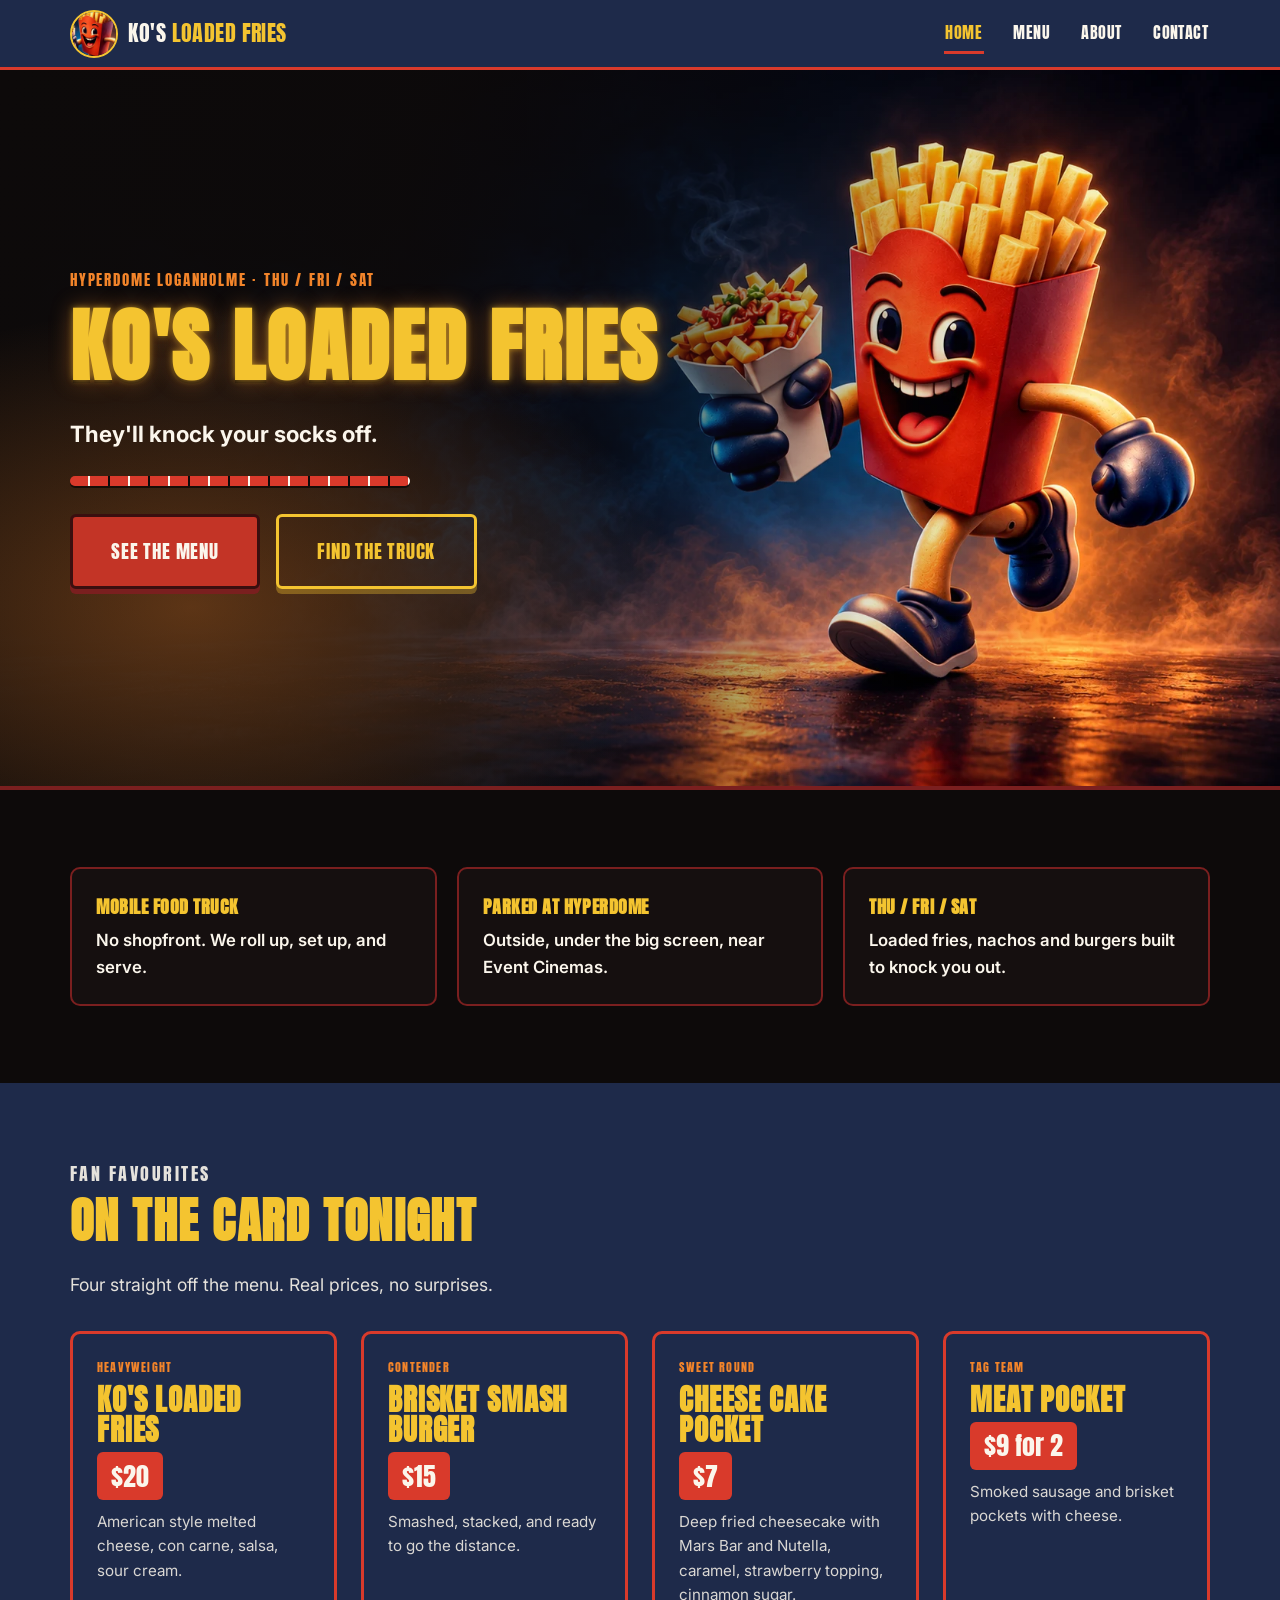
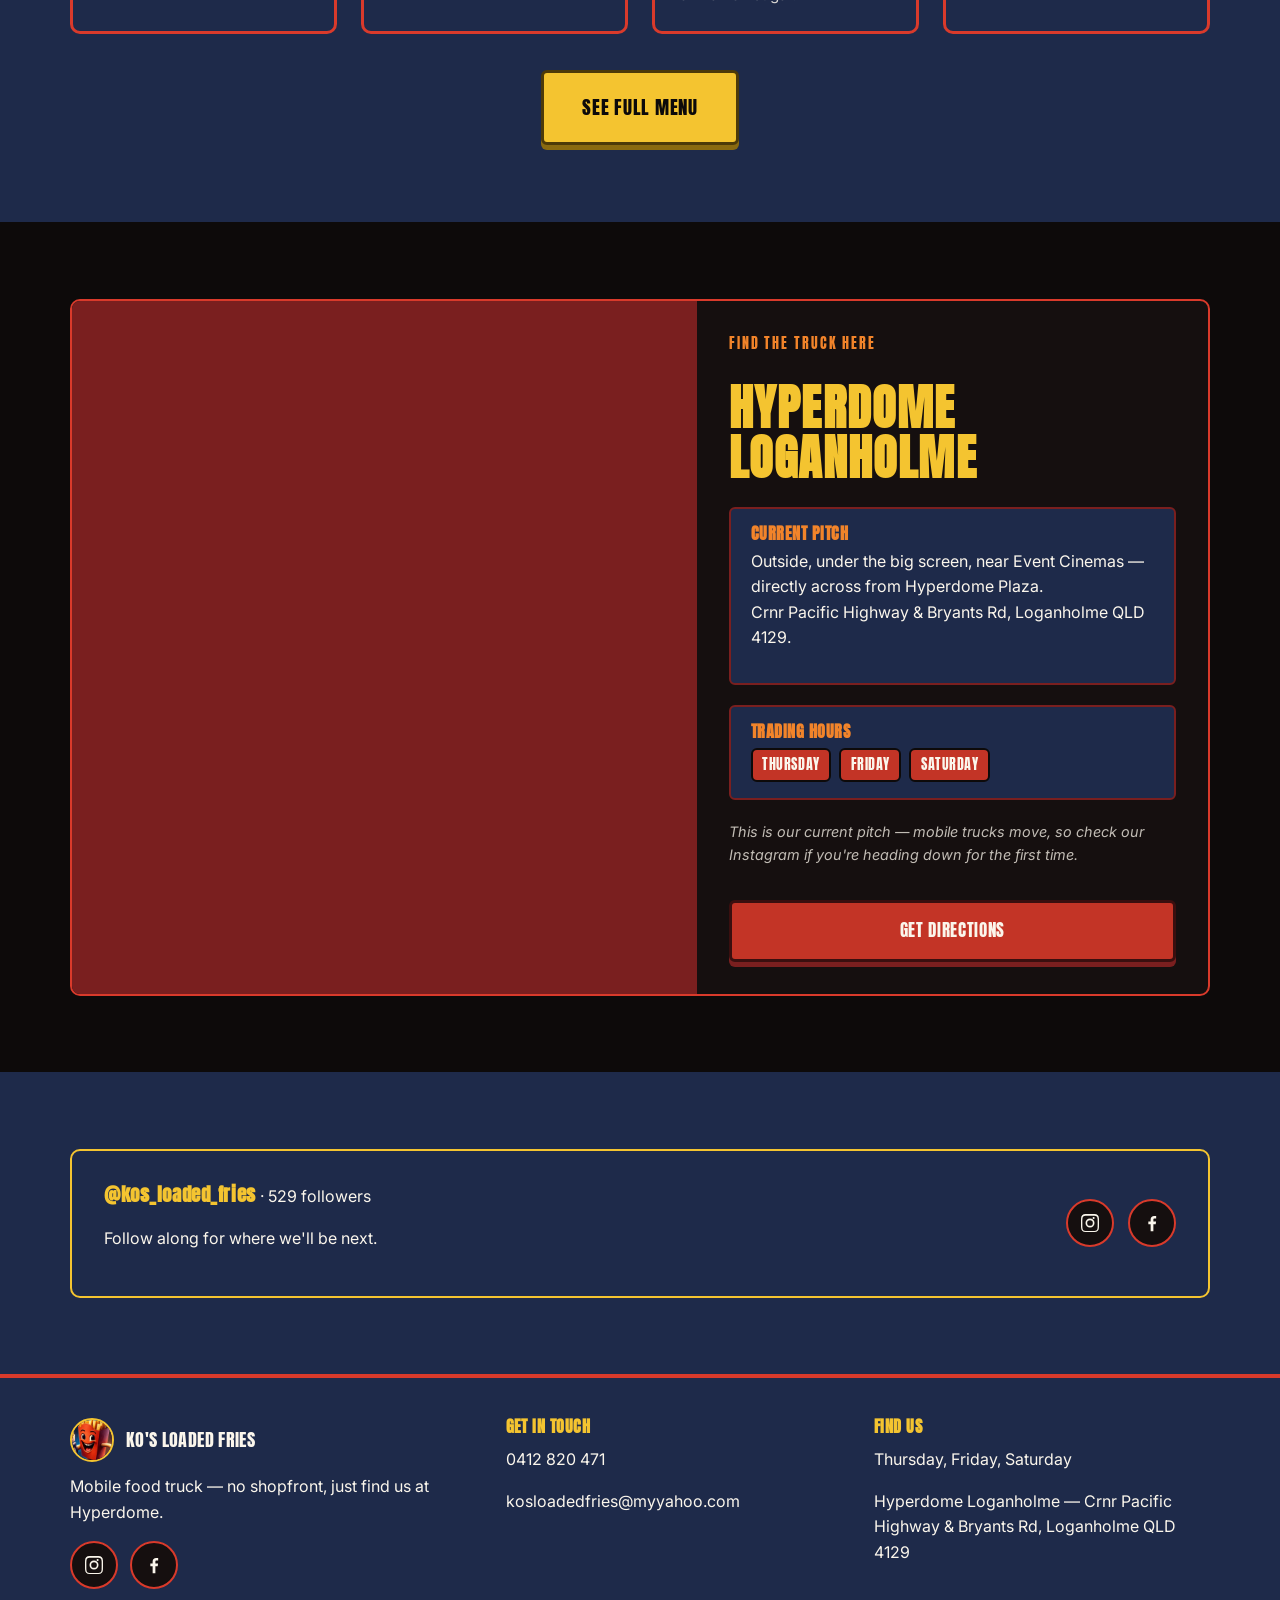
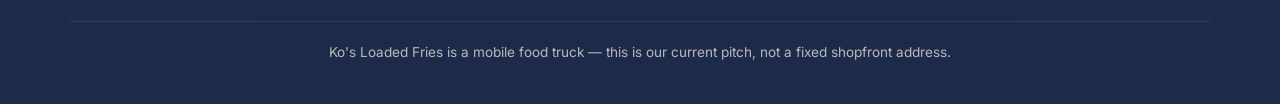
<file: index.html>
<!DOCTYPE html>
<html lang="en-AU">
<head>
<meta charset="UTF-8">
<meta name="viewport" content="width=device-width, initial-scale=1.0">
<title>Ko's Loaded Fries — Loaded Fries &amp; Burgers at Hyperdome Loganholme</title>
<meta name="description" content="Ko's Loaded Fries is a Brisbane food truck slinging loaded fries, nachos and burgers at Hyperdome Loganholme every Thursday, Friday and Saturday. Bold flavor, loaded portions, knockout satisfaction.">

<meta property="og:title" content="Ko's Loaded Fries — Hyperdome Loganholme">
<meta property="og:description" content="Loaded fries built to knock you out. Find the truck at Hyperdome Loganholme every Thursday, Friday and Saturday.">
<meta property="og:image" content="images/mascot-hero-poster.png">
<meta property="og:type" content="website">

<link rel="icon" href="images/favicon.ico" sizes="any">
<link rel="icon" type="image/png" sizes="32x32" href="images/favicon-32.png">
<link rel="apple-touch-icon" href="images/favicon-180.png">

<link rel="preconnect" href="https://fonts.googleapis.com">
<link rel="preconnect" href="https://fonts.gstatic.com" crossorigin>
<link href="https://fonts.googleapis.com/css2?family=Anton&family=Inter:wght@400;600;700;800&display=swap" rel="stylesheet">
<link rel="stylesheet" href="styles.css">
</head>
<body>
<a class="skip-link" href="#main">Skip to content</a>

<header class="site-header">
  <div class="wrap">
    <a class="brand" href="index.html">
      <!-- Isolated mascot mark, cropped from mascot-hero-poster.png — see /images. Not a standalone logo file from the client, this is the working substitute. -->
      <picture>
        <source srcset="images/mascot-face-square.webp" type="image/webp">
        <img class="brand-mark" src="images/mascot-face-square.png" alt="" width="48" height="48">
      </picture>
      <!-- Built wordmark lockup (coded type, not an extracted logo file) -->
      <span class="brand-word">KO'S <span>LOADED FRIES</span></span>
    </a>
    <button class="nav-toggle" type="button" data-nav-toggle aria-expanded="false" aria-controls="primary-nav" aria-label="Open menu">
      <span class="nav-toggle-icon"></span>
      <span class="visually-hidden">Menu</span>
    </button>
    <nav class="main-nav" id="primary-nav" data-nav aria-label="Primary" data-open="false">
      <ul>
        <li><a href="index.html">Home</a></li>
        <li><a href="menu.html">Menu</a></li>
        <li><a href="about.html">About</a></li>
        <li><a href="contact.html">Contact</a></li>
      </ul>
    </nav>
  </div>
  <div class="nav-scrim" data-nav-scrim></div>
</header>

<main id="main">

  <!-- HERO — the signature element. The dark-to-transparent wash and ember
       glow that make the overlaid headline readable are coded in CSS
       (see styles.css .hero::before); the mascot photo itself is real. -->
  <section class="hero">
    <div class="hero-media">
      <picture>
        <source srcset="images/mascot-hero-running.webp" type="image/webp">
        <img src="images/mascot-hero-running.png" alt="Ko's Loaded Fries mascot, an illustrated red fry box wearing navy boxing gloves, running while holding a cup of loaded fries, lit against a dark smoky background with an orange glow" width="1672" height="941">
      </picture>
    </div>
    <div class="wrap">
      <div class="hero-copy" data-reveal>
        <p class="hero-eyebrow">Hyperdome Loganholme &middot; Thu / Fri / Sat</p>
        <h1>Ko's Loaded Fries</h1>
        <p class="hero-tagline">They'll knock your socks off.</p>
        <hr class="rope-divider" aria-hidden="true">
        <div class="btn-row">
          <a class="btn btn-primary btn-lg" href="menu.html">See the Menu</a>
          <a class="btn btn-outline btn-lg" href="#find-us">Find the Truck</a>
        </div>
      </div>
    </div>
  </section>

  <!-- QUICK OVERVIEW STRIP -->
  <section class="section-black">
    <div class="wrap">
      <div class="overview-strip" data-reveal>
        <div class="overview-item">
          <strong>Mobile food truck</strong>
          No shopfront. We roll up, set up, and serve.
        </div>
        <div class="overview-item">
          <strong>Parked at Hyperdome</strong>
          Outside, under the big screen, near Event Cinemas.
        </div>
        <div class="overview-item">
          <strong>Thu / Fri / Sat</strong>
          Loaded fries, nachos and burgers built to knock you out.
        </div>
      </div>
    </div>
  </section>

  <!-- MENU PREVIEW — fight-card style -->
  <section class="section-navy">
    <div class="wrap">
      <div class="section-head" data-reveal>
        <p class="eyebrow">Fan favourites</p>
        <h2>On the card tonight</h2>
        <p>Four straight off the menu. Real prices, no surprises.</p>
      </div>
      <div class="card-grid" data-reveal>
        <article class="fight-card">
          <p class="tale-of-tape">Heavyweight</p>
          <h3>Ko's Loaded Fries</h3>
          <p class="price">$20</p>
          <p class="desc">American style melted cheese, con carne, salsa, sour cream.</p>
        </article>
        <article class="fight-card">
          <p class="tale-of-tape">Contender</p>
          <h3>Brisket Smash Burger</h3>
          <p class="price">$15</p>
          <p class="desc">Smashed, stacked, and ready to go the distance.</p>
        </article>
        <article class="fight-card">
          <p class="tale-of-tape">Sweet round</p>
          <h3>Cheese Cake Pocket</h3>
          <p class="price">$7</p>
          <p class="desc">Deep fried cheesecake with Mars Bar and Nutella, caramel, strawberry topping, cinnamon sugar.</p>
        </article>
        <article class="fight-card">
          <p class="tale-of-tape">Tag team</p>
          <h3>Meat Pocket</h3>
          <p class="price">$9 for 2</p>
          <p class="desc">Smoked sausage and brisket pockets with cheese.</p>
        </article>
      </div>
      <div class="preview-cta">
        <a class="btn btn-gold btn-lg" href="menu.html">See Full Menu</a>
      </div>
    </div>
  </section>

  <!-- FIND US -->
  <section class="section-black" id="find-us">
    <div class="wrap">
      <div class="find-us" data-reveal>
        <div class="find-us-map">
          <iframe
            src="https://www.google.com/maps?q=Hyperdome,+Crnr+Pacific+Highway+%26+Bryants+Rd,+Loganholme+QLD+4129&output=embed"
            title="Map showing Hyperdome Loganholme, Ko's Loaded Fries' current pitch"
            loading="lazy"
            referrerpolicy="no-referrer-when-downgrade"
            aria-label="Google Map centred on Hyperdome Loganholme"></iframe>
        </div>
        <div class="find-us-info">
          <p class="eyebrow">Find the truck here</p>
          <h2>Hyperdome Loganholme</h2>
          <div class="address-block">
            <h3>Current pitch</h3>
            <p>Outside, under the big screen, near Event Cinemas — directly across from Hyperdome Plaza.<br>
            Crnr Pacific Highway &amp; Bryants Rd, Loganholme QLD 4129.</p>
          </div>
          <div class="schedule-block">
            <h3>Trading hours</h3>
            <div class="schedule-days">
              <span>Thursday</span><span>Friday</span><span>Saturday</span>
            </div>
          </div>
          <p class="pitch-note">This is our current pitch — mobile trucks move, so check our Instagram if you're heading down for the first time.</p>
          <a class="btn btn-primary" href="https://www.google.com/maps?q=Hyperdome,+Crnr+Pacific+Highway+%26+Bryants+Rd,+Loganholme+QLD+4129" target="_blank" rel="noopener">Get Directions</a>
        </div>
      </div>
    </div>
  </section>

  <!-- SOCIAL PROOF -->
  <section class="section-navy">
    <div class="wrap">
      <div class="social-proof" data-reveal>
        <div class="social-proof-text">
          <p><strong>@kos_loaded_fries</strong> &middot; 529 followers</p>
          <p>Follow along for where we'll be next.</p>
        </div>
        <div class="social-icons">
          <a class="social-icon" href="https://instagram.com/kos_loaded_fries" target="_blank" rel="noopener" aria-label="Ko's Loaded Fries on Instagram">
            <svg viewBox="0 0 24 24" aria-hidden="true"><path d="M12 2.2c3.2 0 3.6 0 4.85.07 3.25.15 4.77 1.69 4.92 4.92.06 1.25.07 1.63.07 4.81 0 3.19-.01 3.56-.07 4.81-.15 3.23-1.66 4.77-4.92 4.92-1.25.06-1.62.07-4.85.07-3.2 0-3.58 0-4.81-.07-3.26-.15-4.77-1.7-4.92-4.92-.06-1.25-.07-1.62-.07-4.81 0-3.18.02-3.56.07-4.81C2.36 3.96 3.9 2.42 7.15 2.27 8.4 2.21 8.78 2.2 12 2.2zm0 1.8c-3.14 0-3.5 0-4.74.07-2.35.1-3.44 1.22-3.54 3.54-.06 1.24-.07 1.6-.07 4.74 0 3.14.01 3.5.07 4.74.1 2.32 1.19 3.44 3.54 3.54 1.24.06 1.6.07 4.74.07 3.15 0 3.51 0 4.75-.07 2.34-.1 3.44-1.21 3.54-3.54.06-1.24.07-1.6.07-4.74 0-3.14-.01-3.5-.07-4.74-.1-2.33-1.2-3.44-3.54-3.54-1.24-.07-1.6-.07-4.75-.07zM12 7.1a4.9 4.9 0 1 1 0 9.8 4.9 4.9 0 0 1 0-9.8zm0 1.8a3.1 3.1 0 1 0 0 6.2 3.1 3.1 0 0 0 0-6.2zm5.1-2.35a1.15 1.15 0 1 1-2.3 0 1.15 1.15 0 0 1 2.3 0z"/></svg>
          </a>
          <a class="social-icon" href="https://facebook.com/profile.php?id=61591366006958" target="_blank" rel="noopener" aria-label="Ko's Loaded Fries on Facebook">
            <svg viewBox="0 0 24 24" aria-hidden="true"><path d="M13.5 21v-7.6h2.55l.38-2.96h-2.93V8.53c0-.86.24-1.44 1.47-1.44h1.57V4.46A21 21 0 0 0 14.3 4.3c-2.24 0-3.78 1.37-3.78 3.87v2.27H8v2.96h2.52V21h2.98z"/></svg>
          </a>
        </div>
      </div>
    </div>
  </section>

</main>

<footer class="site-footer">
  <div class="wrap">
    <div class="footer-grid">
      <div class="footer-col">
        <div class="footer-brand">
          <picture>
            <source srcset="images/mascot-face-square.webp" type="image/webp">
            <img src="images/mascot-face-square.png" alt="" width="44" height="44">
          </picture>
          <span>Ko's Loaded Fries</span>
        </div>
        <p>Mobile food truck — no shopfront, just find us at Hyperdome.</p>
        <div class="footer-social">
          <a class="social-icon" href="https://instagram.com/kos_loaded_fries" target="_blank" rel="noopener" aria-label="Ko's Loaded Fries on Instagram">
            <svg viewBox="0 0 24 24" aria-hidden="true"><path d="M12 2.2c3.2 0 3.6 0 4.85.07 3.25.15 4.77 1.69 4.92 4.92.06 1.25.07 1.63.07 4.81 0 3.19-.01 3.56-.07 4.81-.15 3.23-1.66 4.77-4.92 4.92-1.25.06-1.62.07-4.85.07-3.2 0-3.58 0-4.81-.07-3.26-.15-4.77-1.7-4.92-4.92-.06-1.25-.07-1.62-.07-4.81 0-3.18.02-3.56.07-4.81C2.36 3.96 3.9 2.42 7.15 2.27 8.4 2.21 8.78 2.2 12 2.2zm0 1.8c-3.14 0-3.5 0-4.74.07-2.35.1-3.44 1.22-3.54 3.54-.06 1.24-.07 1.6-.07 4.74 0 3.14.01 3.5.07 4.74.1 2.32 1.19 3.44 3.54 3.54 1.24.06 1.6.07 4.74.07 3.15 0 3.51 0 4.75-.07 2.34-.1 3.44-1.21 3.54-3.54.06-1.24.07-1.6.07-4.74 0-3.14-.01-3.5-.07-4.74-.1-2.33-1.2-3.44-3.54-3.54-1.24-.07-1.6-.07-4.75-.07zM12 7.1a4.9 4.9 0 1 1 0 9.8 4.9 4.9 0 0 1 0-9.8zm0 1.8a3.1 3.1 0 1 0 0 6.2 3.1 3.1 0 0 0 0-6.2zm5.1-2.35a1.15 1.15 0 1 1-2.3 0 1.15 1.15 0 0 1 2.3 0z"/></svg>
          </a>
          <a class="social-icon" href="https://facebook.com/profile.php?id=61591366006958" target="_blank" rel="noopener" aria-label="Ko's Loaded Fries on Facebook">
            <svg viewBox="0 0 24 24" aria-hidden="true"><path d="M13.5 21v-7.6h2.55l.38-2.96h-2.93V8.53c0-.86.24-1.44 1.47-1.44h1.57V4.46A21 21 0 0 0 14.3 4.3c-2.24 0-3.78 1.37-3.78 3.87v2.27H8v2.96h2.52V21h2.98z"/></svg>
          </a>
        </div>
      </div>
      <div class="footer-col">
        <h3>Get In Touch</h3>
        <p><a href="tel:+61412820471">0412 820 471</a></p>
        <p><a href="mailto:kosloadedfries@myyahoo.com">kosloadedfries@myyahoo.com</a></p>
      </div>
      <div class="footer-col">
        <h3>Find Us</h3>
        <p>Thursday, Friday, Saturday</p>
        <p>Hyperdome Loganholme — Crnr Pacific Highway &amp; Bryants Rd, Loganholme QLD 4129</p>
      </div>
    </div>
    <div class="footer-bottom">
      Ko's Loaded Fries is a mobile food truck — this is our current pitch, not a fixed shopfront address.
    </div>
  </div>
</footer>

<script src="main.js"></script>
</body>
</html>
</file>
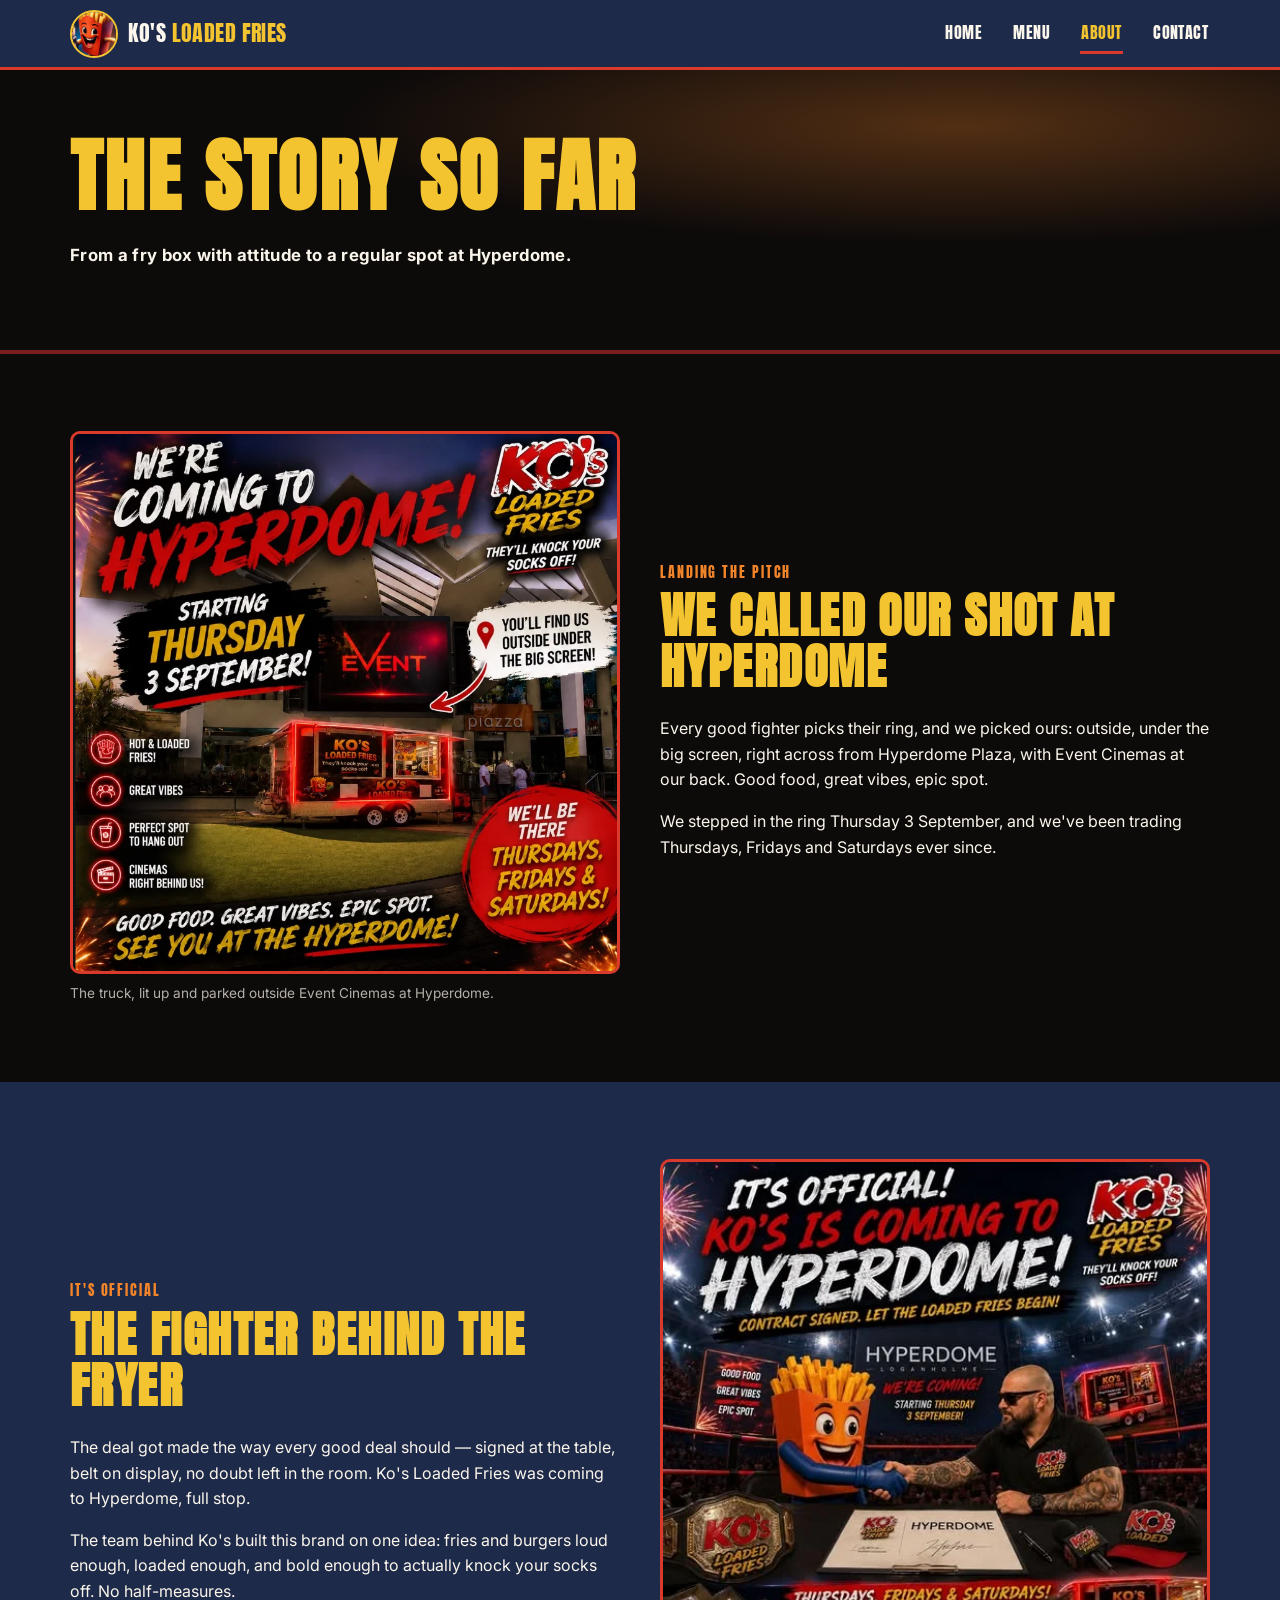
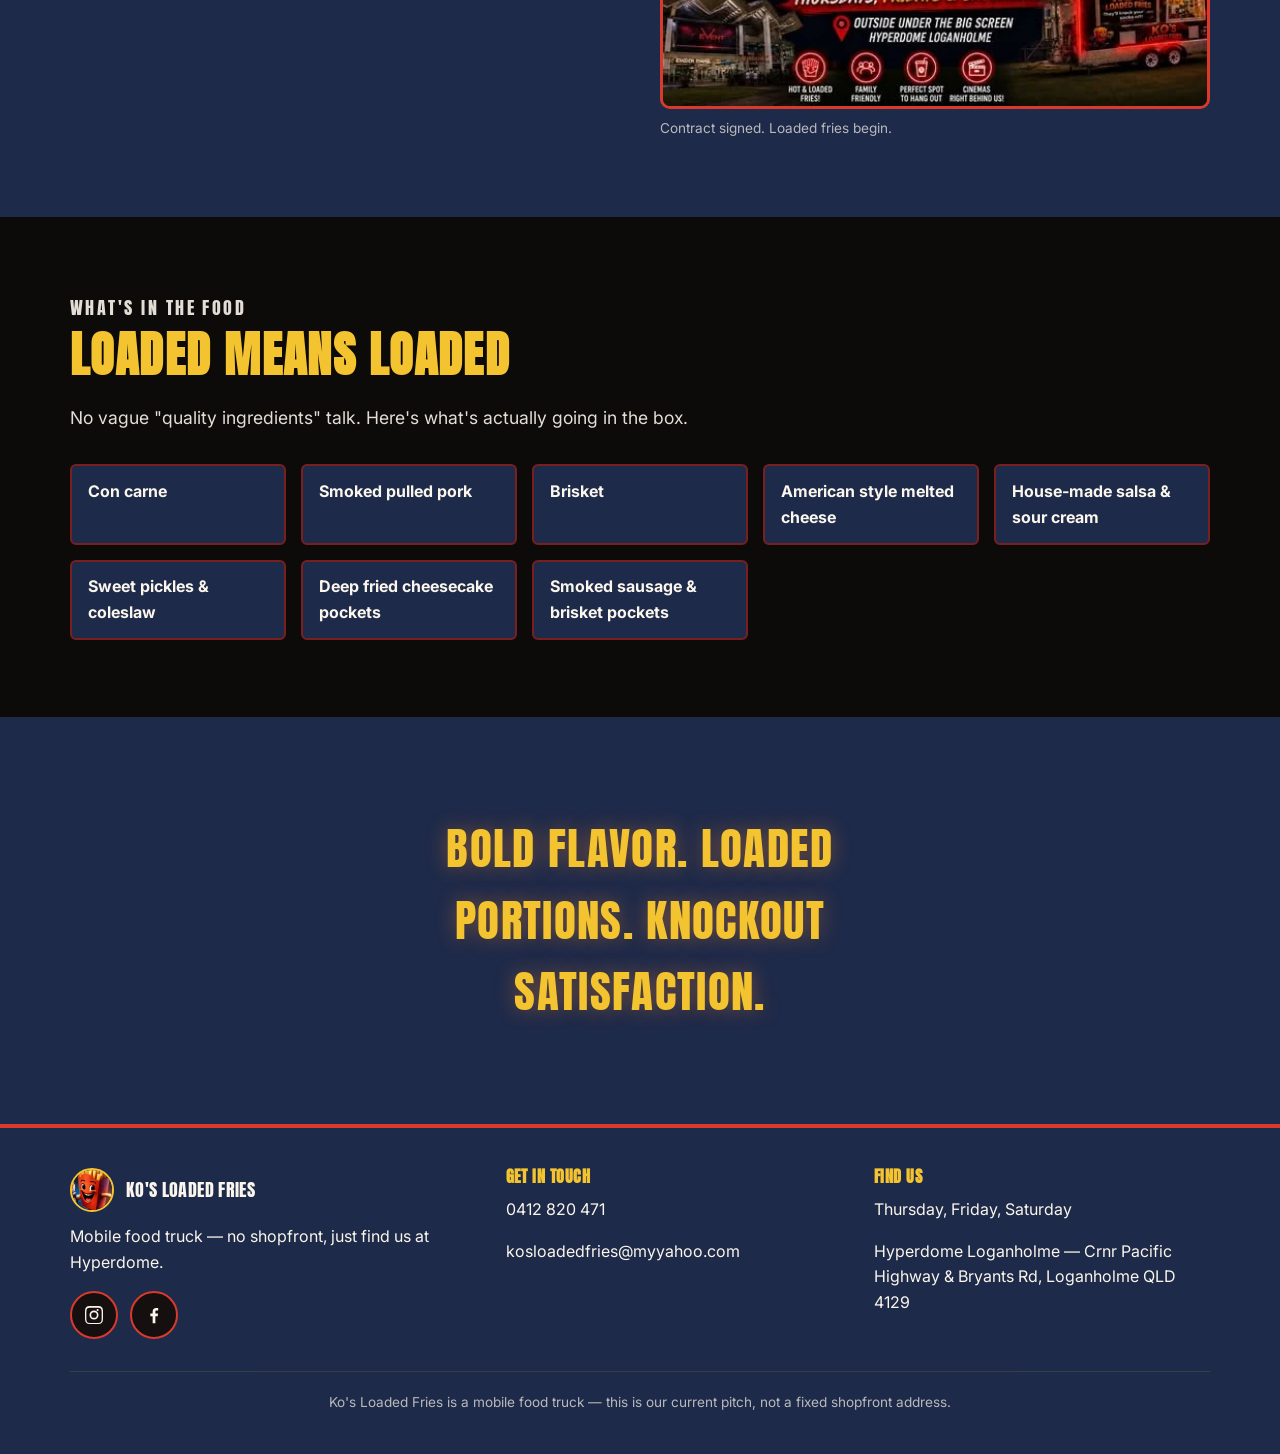
<file: about.html>
<!DOCTYPE html>
<html lang="en-AU">
<head>
<meta charset="UTF-8">
<meta name="viewport" content="width=device-width, initial-scale=1.0">
<title>About — Ko's Loaded Fries, Hyperdome Loganholme</title>
<meta name="description" content="How Ko's Loaded Fries landed its pitch at Hyperdome Loganholme, what's actually in the food, and the story behind the fry-box mascot that knocks your socks off.">

<meta property="og:title" content="About — Ko's Loaded Fries">
<meta property="og:description" content="The story behind Ko's Loaded Fries — how the truck landed its pitch at Hyperdome Loganholme.">
<meta property="og:image" content="images/mascot-hero-poster.png">
<meta property="og:type" content="website">

<link rel="icon" href="images/favicon.ico" sizes="any">
<link rel="icon" type="image/png" sizes="32x32" href="images/favicon-32.png">
<link rel="apple-touch-icon" href="images/favicon-180.png">

<link rel="preconnect" href="https://fonts.googleapis.com">
<link rel="preconnect" href="https://fonts.gstatic.com" crossorigin>
<link href="https://fonts.googleapis.com/css2?family=Anton&family=Inter:wght@400;600;700;800&display=swap" rel="stylesheet">
<link rel="stylesheet" href="styles.css">
</head>
<body>
<a class="skip-link" href="#main">Skip to content</a>

<header class="site-header">
  <div class="wrap">
    <a class="brand" href="index.html">
      <picture>
        <source srcset="images/mascot-face-square.webp" type="image/webp">
        <img class="brand-mark" src="images/mascot-face-square.png" alt="" width="48" height="48">
      </picture>
      <span class="brand-word">KO'S <span>LOADED FRIES</span></span>
    </a>
    <button class="nav-toggle" type="button" data-nav-toggle aria-expanded="false" aria-controls="primary-nav" aria-label="Open menu">
      <span class="nav-toggle-icon"></span>
      <span class="visually-hidden">Menu</span>
    </button>
    <nav class="main-nav" id="primary-nav" data-nav aria-label="Primary" data-open="false">
      <ul>
        <li><a href="index.html">Home</a></li>
        <li><a href="menu.html">Menu</a></li>
        <li><a href="about.html">About</a></li>
        <li><a href="contact.html">Contact</a></li>
      </ul>
    </nav>
  </div>
  <div class="nav-scrim" data-nav-scrim></div>
</header>

<main id="main">

  <section class="page-header">
    <div class="wrap">
      <div>
        <h1>The Story So Far</h1>
        <p class="strapline">From a fry box with attitude to a regular spot at Hyperdome.</p>
      </div>
    </div>
  </section>

  <!-- Opening: landing the Hyperdome pitch, told in the brand's own boxing language -->
  <section class="section-black">
    <div class="wrap about-block" data-reveal>
      <div class="about-media">
        <picture>
          <source srcset="images/hyperdome-launch-flyer.webp" type="image/webp">
          <img src="images/hyperdome-launch-flyer.png" alt="Ko's Loaded Fries food trailer lit up with red neon signage outside Event Cinemas at Hyperdome Loganholme" loading="lazy" width="876" height="865">
        </picture>
        <figcaption>The truck, lit up and parked outside Event Cinemas at Hyperdome.</figcaption>
      </div>
      <div class="about-text">
        <p class="eyebrow">Landing the pitch</p>
        <h2>We called our shot at Hyperdome</h2>
        <p>Every good fighter picks their ring, and we picked ours: outside, under the big screen, right across from Hyperdome Plaza, with Event Cinemas at our back. Good food, great vibes, epic spot.</p>
        <p>We stepped in the ring Thursday 3 September, and we've been trading Thursdays, Fridays and Saturdays ever since.</p>
      </div>
    </div>
  </section>

  <!-- Founding story: the contract signing -->
  <section class="section-navy">
    <div class="wrap about-block reverse" data-reveal>
      <div class="about-media">
        <picture>
          <source srcset="images/contract-signing-flyer.webp" type="image/webp">
          <img src="images/contract-signing-flyer.png" alt="The fighter behind the fryer shaking hands with the Ko's Loaded Fries mascot at a table, signing the Hyperdome deal with a championship belt on the table, styled as a title-fight contract signing" loading="lazy" width="519" height="519">
        </picture>
        <figcaption>Contract signed. Loaded fries begin.</figcaption>
      </div>
      <div class="about-text">
        <p class="eyebrow">It's official</p>
        <h2>The fighter behind the fryer</h2>
        <p>The deal got made the way every good deal should — signed at the table, belt on display, no doubt left in the room. Ko's Loaded Fries was coming to Hyperdome, full stop.</p>
        <p>The team behind Ko's built this brand on one idea: fries and burgers loud enough, loaded enough, and bold enough to actually knock your socks off. No half-measures.</p>
        <!-- Owner name (per Instagram bio) not published here — brand-voiced per client's own request, see brief 4.12: TO CONFIRM before naming the owner publicly. -->
      </div>
    </div>
  </section>

  <!-- What's in the food -->
  <section class="section-black">
    <div class="wrap" data-reveal>
      <div class="section-head">
        <p class="eyebrow">What's in the food</p>
        <h2>Loaded means loaded</h2>
        <p>No vague "quality ingredients" talk. Here's what's actually going in the box.</p>
      </div>
      <ul class="ingredient-list">
        <li>Con carne</li>
        <li>Smoked pulled pork</li>
        <li>Brisket</li>
        <li>American style melted cheese</li>
        <li>House-made salsa &amp; sour cream</li>
        <li>Sweet pickles &amp; coleslaw</li>
        <li>Deep fried cheesecake pockets</li>
        <li>Smoked sausage &amp; brisket pockets</li>
      </ul>
    </div>
  </section>

  <!-- Closing statement -->
  <section class="closing-statement section-navy" data-reveal>
    <div class="wrap">
      <p>Bold Flavor. Loaded Portions. Knockout Satisfaction.</p>
    </div>
  </section>

</main>

<footer class="site-footer">
  <div class="wrap">
    <div class="footer-grid">
      <div class="footer-col">
        <div class="footer-brand">
          <picture>
            <source srcset="images/mascot-face-square.webp" type="image/webp">
            <img src="images/mascot-face-square.png" alt="" width="44" height="44">
          </picture>
          <span>Ko's Loaded Fries</span>
        </div>
        <p>Mobile food truck — no shopfront, just find us at Hyperdome.</p>
        <div class="footer-social">
          <a class="social-icon" href="https://instagram.com/kos_loaded_fries" target="_blank" rel="noopener" aria-label="Ko's Loaded Fries on Instagram">
            <svg viewBox="0 0 24 24" aria-hidden="true"><path d="M12 2.2c3.2 0 3.6 0 4.85.07 3.25.15 4.77 1.69 4.92 4.92.06 1.25.07 1.63.07 4.81 0 3.19-.01 3.56-.07 4.81-.15 3.23-1.66 4.77-4.92 4.92-1.25.06-1.62.07-4.85.07-3.2 0-3.58 0-4.81-.07-3.26-.15-4.77-1.7-4.92-4.92-.06-1.25-.07-1.62-.07-4.81 0-3.18.02-3.56.07-4.81C2.36 3.96 3.9 2.42 7.15 2.27 8.4 2.21 8.78 2.2 12 2.2zm0 1.8c-3.14 0-3.5 0-4.74.07-2.35.1-3.44 1.22-3.54 3.54-.06 1.24-.07 1.6-.07 4.74 0 3.14.01 3.5.07 4.74.1 2.32 1.19 3.44 3.54 3.54 1.24.06 1.6.07 4.74.07 3.15 0 3.51 0 4.75-.07 2.34-.1 3.44-1.21 3.54-3.54.06-1.24.07-1.6.07-4.74 0-3.14-.01-3.5-.07-4.74-.1-2.33-1.2-3.44-3.54-3.54-1.24-.07-1.6-.07-4.75-.07zM12 7.1a4.9 4.9 0 1 1 0 9.8 4.9 4.9 0 0 1 0-9.8zm0 1.8a3.1 3.1 0 1 0 0 6.2 3.1 3.1 0 0 0 0-6.2zm5.1-2.35a1.15 1.15 0 1 1-2.3 0 1.15 1.15 0 0 1 2.3 0z"/></svg>
          </a>
          <a class="social-icon" href="https://facebook.com/profile.php?id=61591366006958" target="_blank" rel="noopener" aria-label="Ko's Loaded Fries on Facebook">
            <svg viewBox="0 0 24 24" aria-hidden="true"><path d="M13.5 21v-7.6h2.55l.38-2.96h-2.93V8.53c0-.86.24-1.44 1.47-1.44h1.57V4.46A21 21 0 0 0 14.3 4.3c-2.24 0-3.78 1.37-3.78 3.87v2.27H8v2.96h2.52V21h2.98z"/></svg>
          </a>
        </div>
      </div>
      <div class="footer-col">
        <h3>Get In Touch</h3>
        <p><a href="tel:+61412820471">0412 820 471</a></p>
        <p><a href="mailto:kosloadedfries@myyahoo.com">kosloadedfries@myyahoo.com</a></p>
      </div>
      <div class="footer-col">
        <h3>Find Us</h3>
        <p>Thursday, Friday, Saturday</p>
        <p>Hyperdome Loganholme — Crnr Pacific Highway &amp; Bryants Rd, Loganholme QLD 4129</p>
      </div>
    </div>
    <div class="footer-bottom">
      Ko's Loaded Fries is a mobile food truck — this is our current pitch, not a fixed shopfront address.
    </div>
  </div>
</footer>

<script src="main.js"></script>
</body>
</html>
</file>
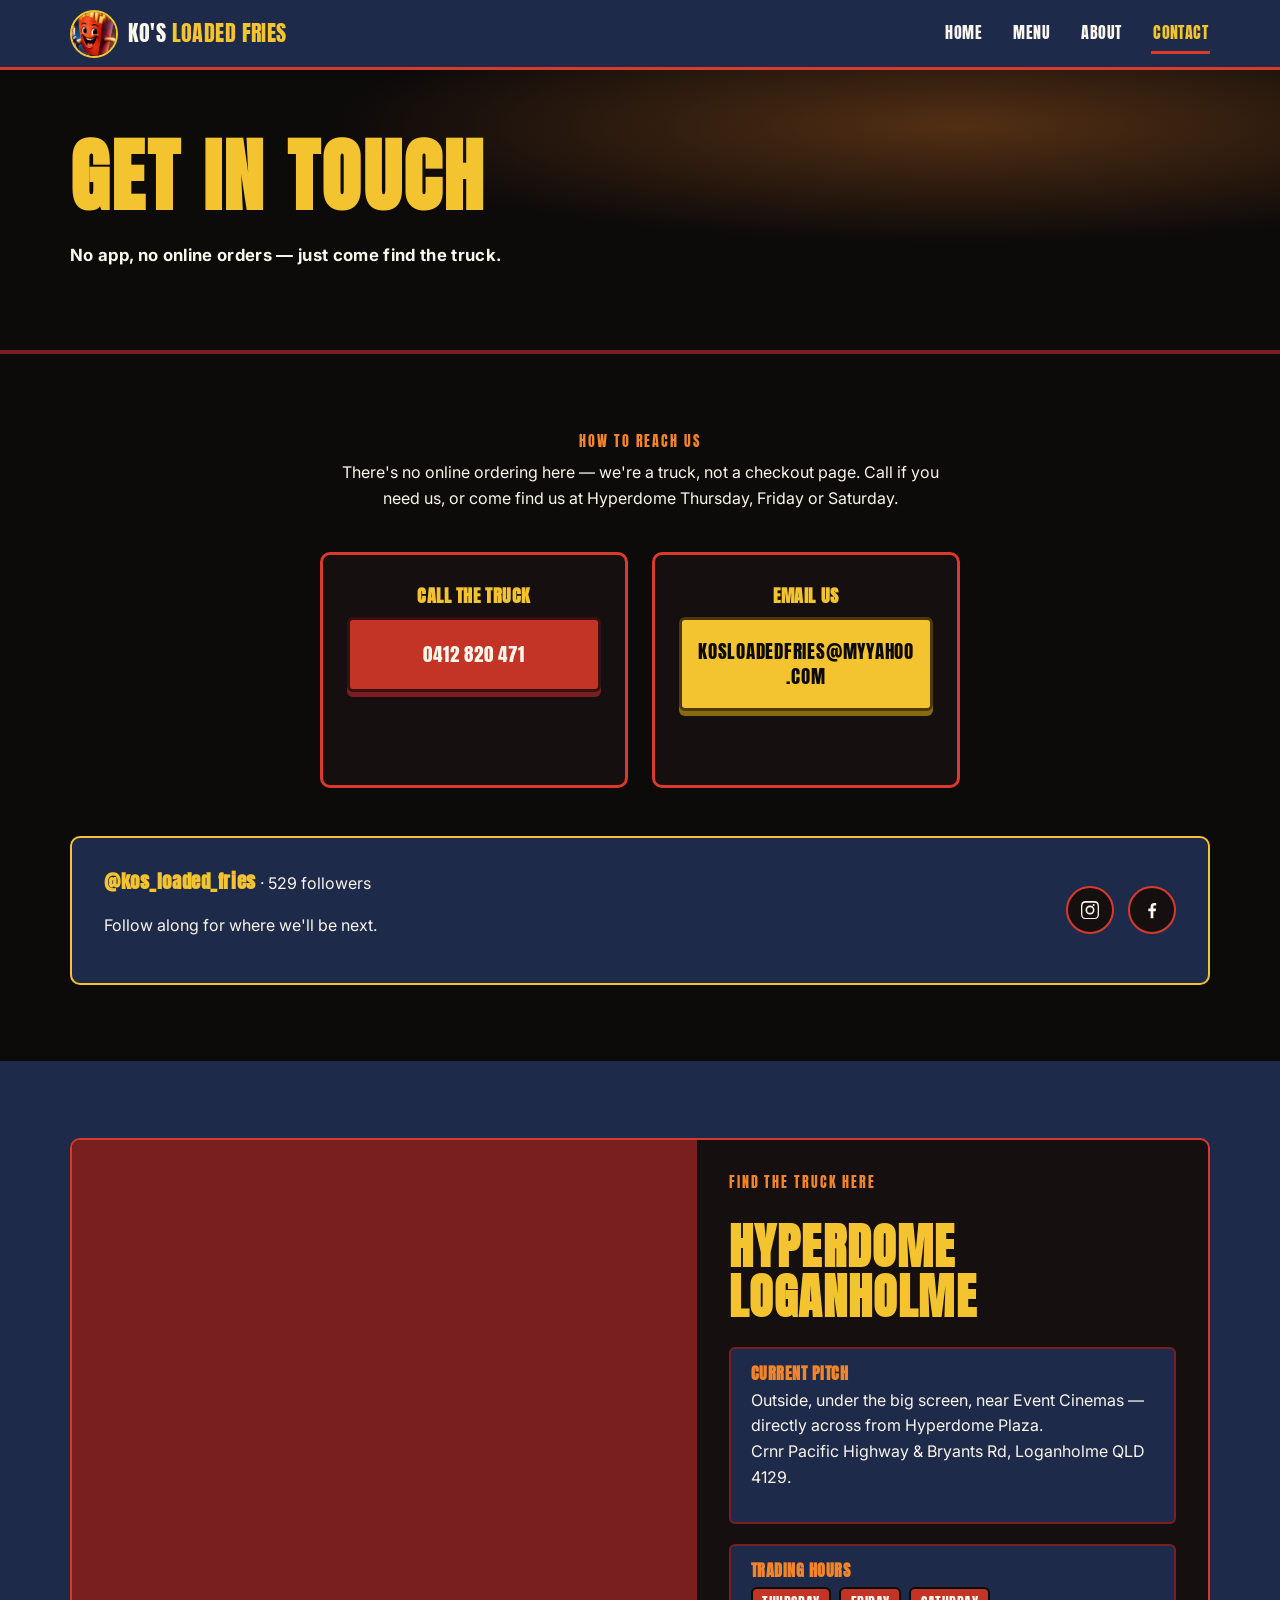
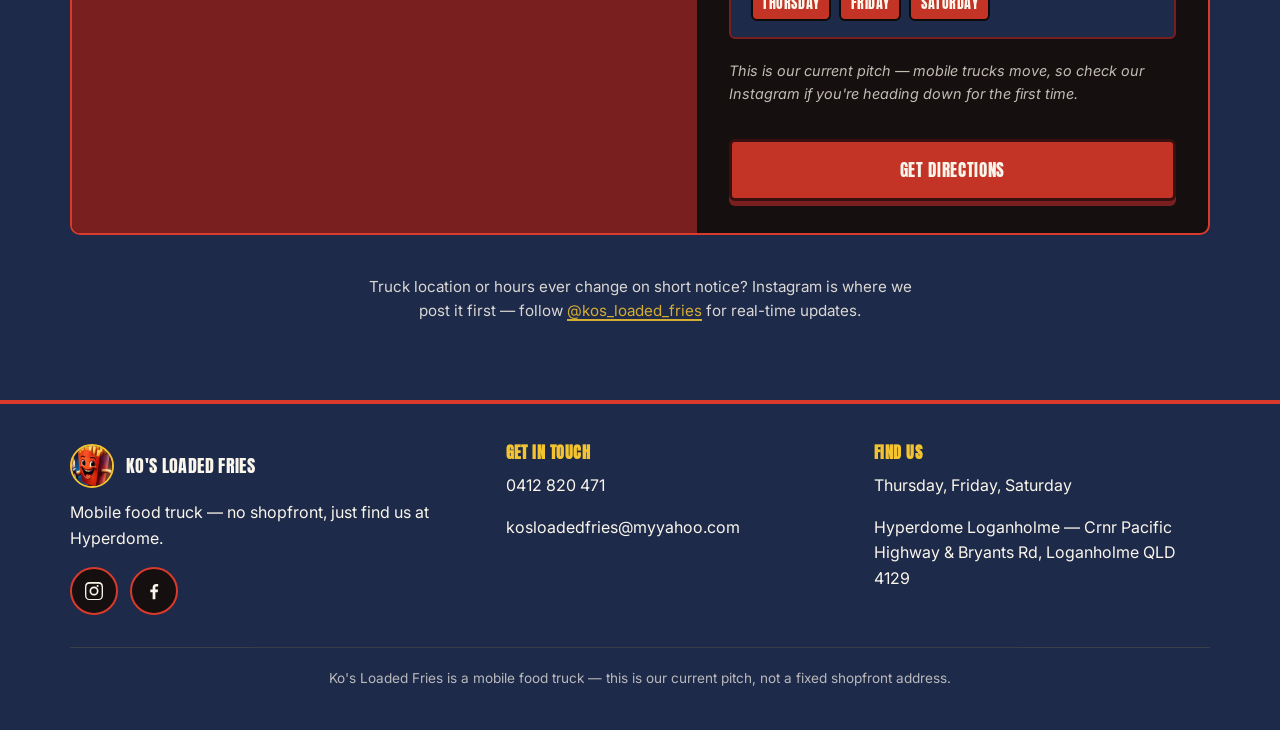
<file: contact.html>
<!DOCTYPE html>
<html lang="en-AU">
<head>
<meta charset="UTF-8">
<meta name="viewport" content="width=device-width, initial-scale=1.0">
<title>Contact — Ko's Loaded Fries, Hyperdome Loganholme</title>
<meta name="description" content="No online ordering — just come find the Ko's Loaded Fries truck at Hyperdome Loganholme. Call, email, or follow on Instagram and Facebook.">

<meta property="og:title" content="Contact — Ko's Loaded Fries">
<meta property="og:description" content="No app, no online orders — just come find the truck. Call, email or follow Ko's Loaded Fries.">
<meta property="og:image" content="images/mascot-hero-poster.png">
<meta property="og:type" content="website">

<link rel="icon" href="images/favicon.ico" sizes="any">
<link rel="icon" type="image/png" sizes="32x32" href="images/favicon-32.png">
<link rel="apple-touch-icon" href="images/favicon-180.png">

<link rel="preconnect" href="https://fonts.googleapis.com">
<link rel="preconnect" href="https://fonts.gstatic.com" crossorigin>
<link href="https://fonts.googleapis.com/css2?family=Anton&family=Inter:wght@400;600;700;800&display=swap" rel="stylesheet">
<link rel="stylesheet" href="styles.css">
</head>
<body>
<a class="skip-link" href="#main">Skip to content</a>

<header class="site-header">
  <div class="wrap">
    <a class="brand" href="index.html">
      <picture>
        <source srcset="images/mascot-face-square.webp" type="image/webp">
        <img class="brand-mark" src="images/mascot-face-square.png" alt="" width="48" height="48">
      </picture>
      <span class="brand-word">KO'S <span>LOADED FRIES</span></span>
    </a>
    <button class="nav-toggle" type="button" data-nav-toggle aria-expanded="false" aria-controls="primary-nav" aria-label="Open menu">
      <span class="nav-toggle-icon"></span>
      <span class="visually-hidden">Menu</span>
    </button>
    <nav class="main-nav" id="primary-nav" data-nav aria-label="Primary" data-open="false">
      <ul>
        <li><a href="index.html">Home</a></li>
        <li><a href="menu.html">Menu</a></li>
        <li><a href="about.html">About</a></li>
        <li><a href="contact.html">Contact</a></li>
      </ul>
    </nav>
  </div>
  <div class="nav-scrim" data-nav-scrim></div>
</header>

<main id="main">

  <section class="page-header">
    <div class="wrap">
      <div>
        <h1>Get In Touch</h1>
        <p class="strapline">No app, no online orders — just come find the truck.</p>
      </div>
    </div>
  </section>

  <section class="section-black">
    <div class="wrap">
      <div class="contact-hero" data-reveal>
        <p class="eyebrow">How to reach us</p>
        <p>There's no online ordering here — we're a truck, not a checkout page. Call if you need us, or come find us at Hyperdome Thursday, Friday or Saturday.</p>
      </div>

      <div class="contact-actions" data-reveal>
        <div class="contact-action">
          <h2>Call the Truck</h2>
          <a class="btn btn-primary btn-lg btn-tel" href="tel:+61412820471">0412 820 471</a>
        </div>
        <div class="contact-action">
          <h2>Email Us</h2>
          <a class="btn btn-gold btn-lg btn-email" href="mailto:kosloadedfries@myyahoo.com" data-copy-email="kosloadedfries@myyahoo.com" data-copy-feedback="#email-copy-feedback">kosloadedfries@myyahoo.com</a>
          <p class="copy-feedback" id="email-copy-feedback" role="status" aria-live="polite"></p>
        </div>
      </div>

      <div class="social-proof" data-reveal>
        <div class="social-proof-text">
          <p><strong>@kos_loaded_fries</strong> &middot; 529 followers</p>
          <p>Follow along for where we'll be next.</p>
        </div>
        <div class="social-icons">
          <a class="social-icon" href="https://instagram.com/kos_loaded_fries" target="_blank" rel="noopener" aria-label="Ko's Loaded Fries on Instagram">
            <svg viewBox="0 0 24 24" aria-hidden="true"><path d="M12 2.2c3.2 0 3.6 0 4.85.07 3.25.15 4.77 1.69 4.92 4.92.06 1.25.07 1.63.07 4.81 0 3.19-.01 3.56-.07 4.81-.15 3.23-1.66 4.77-4.92 4.92-1.25.06-1.62.07-4.85.07-3.2 0-3.58 0-4.81-.07-3.26-.15-4.77-1.7-4.92-4.92-.06-1.25-.07-1.62-.07-4.81 0-3.18.02-3.56.07-4.81C2.36 3.96 3.9 2.42 7.15 2.27 8.4 2.21 8.78 2.2 12 2.2zm0 1.8c-3.14 0-3.5 0-4.74.07-2.35.1-3.44 1.22-3.54 3.54-.06 1.24-.07 1.6-.07 4.74 0 3.14.01 3.5.07 4.74.1 2.32 1.19 3.44 3.54 3.54 1.24.06 1.6.07 4.74.07 3.15 0 3.51 0 4.75-.07 2.34-.1 3.44-1.21 3.54-3.54.06-1.24.07-1.6.07-4.74 0-3.14-.01-3.5-.07-4.74-.1-2.33-1.2-3.44-3.54-3.54-1.24-.07-1.6-.07-4.75-.07zM12 7.1a4.9 4.9 0 1 1 0 9.8 4.9 4.9 0 0 1 0-9.8zm0 1.8a3.1 3.1 0 1 0 0 6.2 3.1 3.1 0 0 0 0-6.2zm5.1-2.35a1.15 1.15 0 1 1-2.3 0 1.15 1.15 0 0 1 2.3 0z"/></svg>
          </a>
          <a class="social-icon" href="https://facebook.com/profile.php?id=61591366006958" target="_blank" rel="noopener" aria-label="Ko's Loaded Fries on Facebook">
            <svg viewBox="0 0 24 24" aria-hidden="true"><path d="M13.5 21v-7.6h2.55l.38-2.96h-2.93V8.53c0-.86.24-1.44 1.47-1.44h1.57V4.46A21 21 0 0 0 14.3 4.3c-2.24 0-3.78 1.37-3.78 3.87v2.27H8v2.96h2.52V21h2.98z"/></svg>
          </a>
        </div>
      </div>
    </div>
  </section>

  <!-- FIND US (repeated per brief 4.7 — contact and location live together) -->
  <section class="section-navy" id="find-us">
    <div class="wrap">
      <div class="find-us" data-reveal>
        <div class="find-us-map">
          <iframe
            src="https://www.google.com/maps?q=Hyperdome,+Crnr+Pacific+Highway+%26+Bryants+Rd,+Loganholme+QLD+4129&output=embed"
            title="Map showing Hyperdome Loganholme, Ko's Loaded Fries' current pitch"
            loading="lazy"
            referrerpolicy="no-referrer-when-downgrade"
            aria-label="Google Map centred on Hyperdome Loganholme"></iframe>
        </div>
        <div class="find-us-info">
          <p class="eyebrow">Find the truck here</p>
          <h2>Hyperdome Loganholme</h2>
          <div class="address-block">
            <h3>Current pitch</h3>
            <p>Outside, under the big screen, near Event Cinemas — directly across from Hyperdome Plaza.<br>
            Crnr Pacific Highway &amp; Bryants Rd, Loganholme QLD 4129.</p>
          </div>
          <div class="schedule-block">
            <h3>Trading hours</h3>
            <div class="schedule-days">
              <span>Thursday</span><span>Friday</span><span>Saturday</span>
            </div>
          </div>
          <p class="pitch-note">This is our current pitch — mobile trucks move, so check our Instagram if you're heading down for the first time.</p>
          <a class="btn btn-primary" href="https://www.google.com/maps?q=Hyperdome,+Crnr+Pacific+Highway+%26+Bryants+Rd,+Loganholme+QLD+4129" target="_blank" rel="noopener">Get Directions</a>
        </div>
      </div>
      <p class="update-note">Truck location or hours ever change on short notice? Instagram is where we post it first — follow <a href="https://instagram.com/kos_loaded_fries" target="_blank" rel="noopener">@kos_loaded_fries</a> for real-time updates.</p>
    </div>
  </section>

</main>

<footer class="site-footer">
  <div class="wrap">
    <div class="footer-grid">
      <div class="footer-col">
        <div class="footer-brand">
          <picture>
            <source srcset="images/mascot-face-square.webp" type="image/webp">
            <img src="images/mascot-face-square.png" alt="" width="44" height="44">
          </picture>
          <span>Ko's Loaded Fries</span>
        </div>
        <p>Mobile food truck — no shopfront, just find us at Hyperdome.</p>
        <div class="footer-social">
          <a class="social-icon" href="https://instagram.com/kos_loaded_fries" target="_blank" rel="noopener" aria-label="Ko's Loaded Fries on Instagram">
            <svg viewBox="0 0 24 24" aria-hidden="true"><path d="M12 2.2c3.2 0 3.6 0 4.85.07 3.25.15 4.77 1.69 4.92 4.92.06 1.25.07 1.63.07 4.81 0 3.19-.01 3.56-.07 4.81-.15 3.23-1.66 4.77-4.92 4.92-1.25.06-1.62.07-4.85.07-3.2 0-3.58 0-4.81-.07-3.26-.15-4.77-1.7-4.92-4.92-.06-1.25-.07-1.62-.07-4.81 0-3.18.02-3.56.07-4.81C2.36 3.96 3.9 2.42 7.15 2.27 8.4 2.21 8.78 2.2 12 2.2zm0 1.8c-3.14 0-3.5 0-4.74.07-2.35.1-3.44 1.22-3.54 3.54-.06 1.24-.07 1.6-.07 4.74 0 3.14.01 3.5.07 4.74.1 2.32 1.19 3.44 3.54 3.54 1.24.06 1.6.07 4.74.07 3.15 0 3.51 0 4.75-.07 2.34-.1 3.44-1.21 3.54-3.54.06-1.24.07-1.6.07-4.74 0-3.14-.01-3.5-.07-4.74-.1-2.33-1.2-3.44-3.54-3.54-1.24-.07-1.6-.07-4.75-.07zM12 7.1a4.9 4.9 0 1 1 0 9.8 4.9 4.9 0 0 1 0-9.8zm0 1.8a3.1 3.1 0 1 0 0 6.2 3.1 3.1 0 0 0 0-6.2zm5.1-2.35a1.15 1.15 0 1 1-2.3 0 1.15 1.15 0 0 1 2.3 0z"/></svg>
          </a>
          <a class="social-icon" href="https://facebook.com/profile.php?id=61591366006958" target="_blank" rel="noopener" aria-label="Ko's Loaded Fries on Facebook">
            <svg viewBox="0 0 24 24" aria-hidden="true"><path d="M13.5 21v-7.6h2.55l.38-2.96h-2.93V8.53c0-.86.24-1.44 1.47-1.44h1.57V4.46A21 21 0 0 0 14.3 4.3c-2.24 0-3.78 1.37-3.78 3.87v2.27H8v2.96h2.52V21h2.98z"/></svg>
          </a>
        </div>
      </div>
      <div class="footer-col">
        <h3>Get In Touch</h3>
        <p><a href="tel:+61412820471">0412 820 471</a></p>
        <p><a href="mailto:kosloadedfries@myyahoo.com">kosloadedfries@myyahoo.com</a></p>
      </div>
      <div class="footer-col">
        <h3>Find Us</h3>
        <p>Thursday, Friday, Saturday</p>
        <p>Hyperdome Loganholme — Crnr Pacific Highway &amp; Bryants Rd, Loganholme QLD 4129</p>
      </div>
    </div>
    <div class="footer-bottom">
      Ko's Loaded Fries is a mobile food truck — this is our current pitch, not a fixed shopfront address.
    </div>
  </div>
</footer>

<script src="main.js"></script>
</body>
</html>
</file>
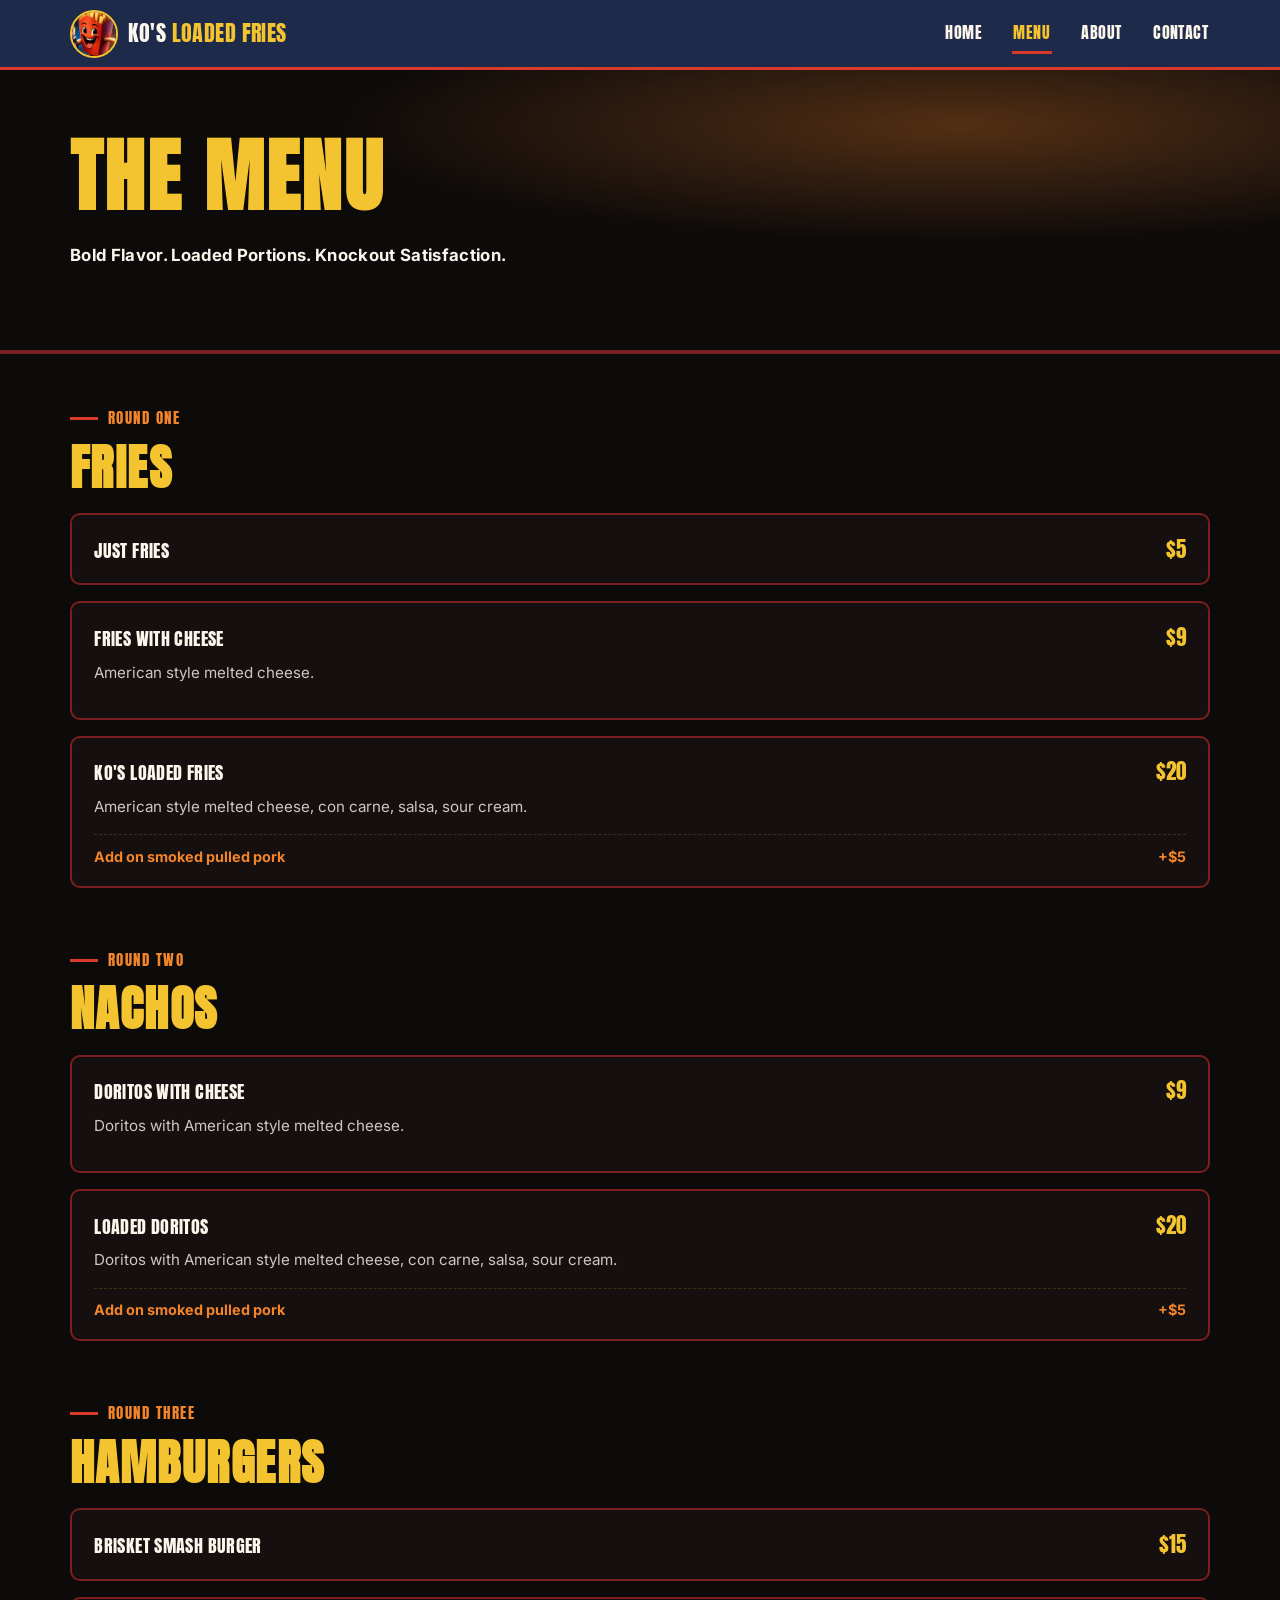
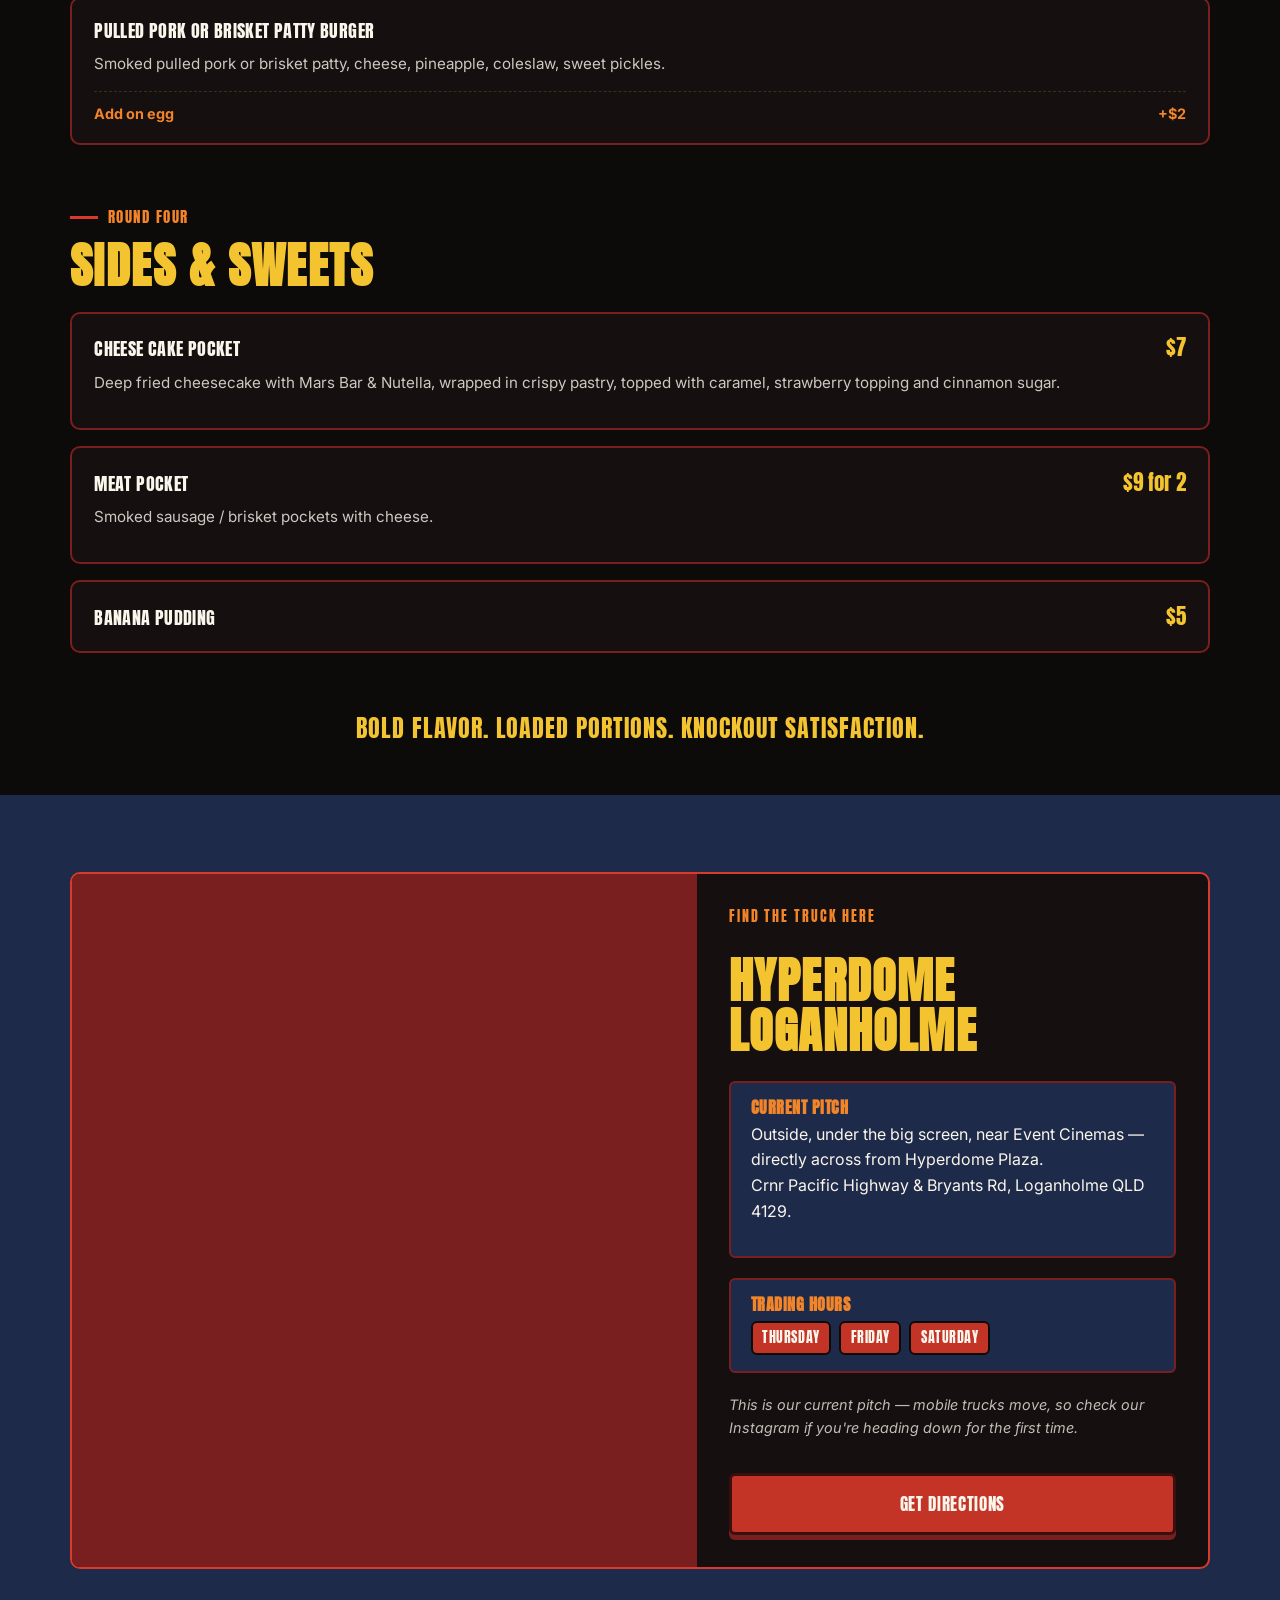
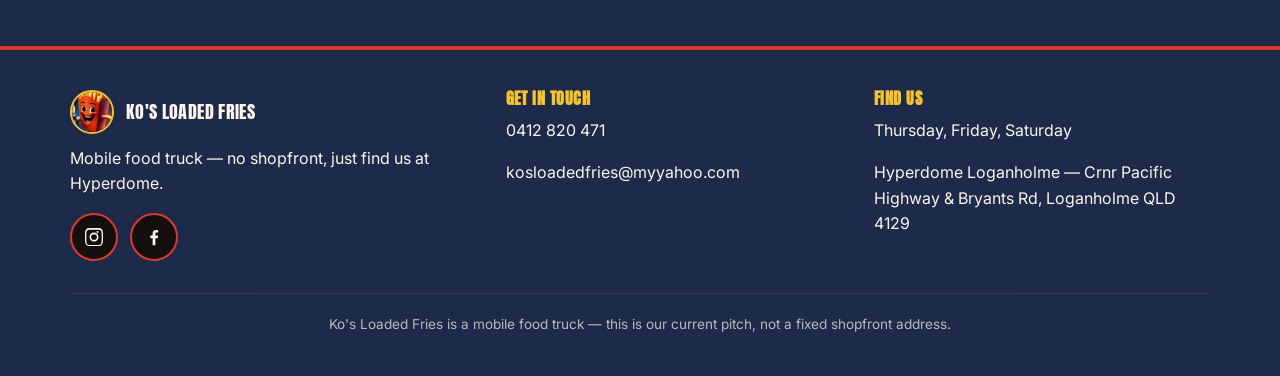
<file: menu.html>
<!DOCTYPE html>
<html lang="en-AU">
<head>
<meta charset="UTF-8">
<meta name="viewport" content="width=device-width, initial-scale=1.0">
<title>Menu — Ko's Loaded Fries, Hyperdome Loganholme</title>
<meta name="description" content="Full menu for Ko's Loaded Fries at Hyperdome Loganholme: loaded fries, nachos, burgers, and sweets. Bold flavor, loaded portions, knockout satisfaction.">

<meta property="og:title" content="Menu — Ko's Loaded Fries">
<meta property="og:description" content="Loaded fries, nachos, burgers and sweets from the Ko's Loaded Fries menu at Hyperdome Loganholme.">
<meta property="og:image" content="images/mascot-hero-poster.png">
<meta property="og:type" content="website">

<link rel="icon" href="images/favicon.ico" sizes="any">
<link rel="icon" type="image/png" sizes="32x32" href="images/favicon-32.png">
<link rel="apple-touch-icon" href="images/favicon-180.png">

<link rel="preconnect" href="https://fonts.googleapis.com">
<link rel="preconnect" href="https://fonts.gstatic.com" crossorigin>
<link href="https://fonts.googleapis.com/css2?family=Anton&family=Inter:wght@400;600;700;800&display=swap" rel="stylesheet">
<link rel="stylesheet" href="styles.css">
</head>
<body>
<a class="skip-link" href="#main">Skip to content</a>

<header class="site-header">
  <div class="wrap">
    <a class="brand" href="index.html">
      <picture>
        <source srcset="images/mascot-face-square.webp" type="image/webp">
        <img class="brand-mark" src="images/mascot-face-square.png" alt="" width="48" height="48">
      </picture>
      <span class="brand-word">KO'S <span>LOADED FRIES</span></span>
    </a>
    <button class="nav-toggle" type="button" data-nav-toggle aria-expanded="false" aria-controls="primary-nav" aria-label="Open menu">
      <span class="nav-toggle-icon"></span>
      <span class="visually-hidden">Menu</span>
    </button>
    <nav class="main-nav" id="primary-nav" data-nav aria-label="Primary" data-open="false">
      <ul>
        <li><a href="index.html">Home</a></li>
        <li><a href="menu.html">Menu</a></li>
        <li><a href="about.html">About</a></li>
        <li><a href="contact.html">Contact</a></li>
      </ul>
    </nav>
  </div>
  <div class="nav-scrim" data-nav-scrim></div>
</header>

<main id="main">

  <section class="page-header">
    <div class="wrap">
      <div>
        <h1>The Menu</h1>
        <p class="strapline">Bold Flavor. Loaded Portions. Knockout Satisfaction.</p>
      </div>
    </div>
  </section>

  <section class="menu-section section-black">
    <div class="wrap">

      <!-- ROUND 1: FRIES -->
      <div class="menu-round" data-reveal>
        <p class="round-eyebrow">Round One</p>
        <h2>Fries</h2>
        <div class="menu-list">
          <div class="menu-item">
            <div class="menu-item-row">
              <span class="menu-item-name">Just Fries</span>
              <span class="menu-item-price">$5</span>
            </div>
          </div>
          <div class="menu-item">
            <div class="menu-item-row">
              <span class="menu-item-name">Fries with Cheese</span>
              <span class="menu-item-price">$9</span>
            </div>
            <p class="menu-item-desc">American style melted cheese.</p>
          </div>
          <div class="menu-item">
            <div class="menu-item-row">
              <span class="menu-item-name">Ko's Loaded Fries</span>
              <span class="menu-item-price">$20</span>
            </div>
            <p class="menu-item-desc">American style melted cheese, con carne, salsa, sour cream.</p>
            <div class="menu-item-addon">
              <span>Add on smoked pulled pork</span>
              <span>+$5</span>
            </div>
          </div>
        </div>
      </div>

      <!-- ROUND 2: NACHOS -->
      <div class="menu-round" data-reveal>
        <p class="round-eyebrow">Round Two</p>
        <h2>Nachos</h2>
        <div class="menu-list">
          <div class="menu-item">
            <div class="menu-item-row">
              <span class="menu-item-name">Doritos with Cheese</span>
              <span class="menu-item-price">$9</span>
            </div>
            <p class="menu-item-desc">Doritos with American style melted cheese.</p>
          </div>
          <div class="menu-item">
            <div class="menu-item-row">
              <span class="menu-item-name">Loaded Doritos</span>
              <span class="menu-item-price">$20</span>
            </div>
            <p class="menu-item-desc">Doritos with American style melted cheese, con carne, salsa, sour cream.</p>
            <div class="menu-item-addon">
              <span>Add on smoked pulled pork</span>
              <span>+$5</span>
            </div>
          </div>
        </div>
      </div>

      <!-- ROUND 3: HAMBURGERS -->
      <div class="menu-round" data-reveal>
        <p class="round-eyebrow">Round Three</p>
        <h2>Hamburgers</h2>
        <div class="menu-list">
          <div class="menu-item">
            <div class="menu-item-row">
              <span class="menu-item-name">Brisket Smash Burger</span>
              <span class="menu-item-price">$15</span>
            </div>
          </div>
          <div class="menu-item">
            <!--
              PRICE TO CONFIRM: the price for this burger is not legible on
              the source menu graphic (menu-graphic.png). Do not display a
              placeholder or guessed number to the customer — get the real
              figure from the client before treating this as final. See
              brief section 4.12.
            -->
            <div class="menu-item-row">
              <span class="menu-item-name">Pulled Pork or Brisket Patty Burger</span>
            </div>
            <p class="menu-item-desc">Smoked pulled pork or brisket patty, cheese, pineapple, coleslaw, sweet pickles.</p>
            <div class="menu-item-addon">
              <span>Add on egg</span>
              <span>+$2</span>
            </div>
          </div>
        </div>
      </div>

      <!-- ROUND 4: SIDES & SWEETS -->
      <div class="menu-round" data-reveal>
        <p class="round-eyebrow">Round Four</p>
        <h2>Sides &amp; Sweets</h2>
        <div class="menu-list">
          <div class="menu-item">
            <div class="menu-item-row">
              <span class="menu-item-name">Cheese Cake Pocket</span>
              <span class="menu-item-price">$7</span>
            </div>
            <p class="menu-item-desc">Deep fried cheesecake with Mars Bar &amp; Nutella, wrapped in crispy pastry, topped with caramel, strawberry topping and cinnamon sugar.</p>
          </div>
          <div class="menu-item">
            <div class="menu-item-row">
              <span class="menu-item-name">Meat Pocket</span>
              <span class="menu-item-price">$9 for 2</span>
            </div>
            <p class="menu-item-desc">Smoked sausage / brisket pockets with cheese.</p>
          </div>
          <div class="menu-item">
            <div class="menu-item-row">
              <span class="menu-item-name">Banana Pudding</span>
              <span class="menu-item-price">$5</span>
            </div>
          </div>
        </div>
      </div>

      <p class="menu-strapline">Bold Flavor. Loaded Portions. Knockout Satisfaction.</p>
    </div>
  </section>

  <!-- FIND US (repeated so anyone deciding what to order knows when we're there) -->
  <section class="section-navy" id="find-us">
    <div class="wrap">
      <div class="find-us" data-reveal>
        <div class="find-us-map">
          <iframe
            src="https://www.google.com/maps?q=Hyperdome,+Crnr+Pacific+Highway+%26+Bryants+Rd,+Loganholme+QLD+4129&output=embed"
            title="Map showing Hyperdome Loganholme, Ko's Loaded Fries' current pitch"
            loading="lazy"
            referrerpolicy="no-referrer-when-downgrade"
            aria-label="Google Map centred on Hyperdome Loganholme"></iframe>
        </div>
        <div class="find-us-info">
          <p class="eyebrow">Find the truck here</p>
          <h2>Hyperdome Loganholme</h2>
          <div class="address-block">
            <h3>Current pitch</h3>
            <p>Outside, under the big screen, near Event Cinemas — directly across from Hyperdome Plaza.<br>
            Crnr Pacific Highway &amp; Bryants Rd, Loganholme QLD 4129.</p>
          </div>
          <div class="schedule-block">
            <h3>Trading hours</h3>
            <div class="schedule-days">
              <span>Thursday</span><span>Friday</span><span>Saturday</span>
            </div>
          </div>
          <p class="pitch-note">This is our current pitch — mobile trucks move, so check our Instagram if you're heading down for the first time.</p>
          <a class="btn btn-primary" href="https://www.google.com/maps?q=Hyperdome,+Crnr+Pacific+Highway+%26+Bryants+Rd,+Loganholme+QLD+4129" target="_blank" rel="noopener">Get Directions</a>
        </div>
      </div>
    </div>
  </section>

</main>

<footer class="site-footer">
  <div class="wrap">
    <div class="footer-grid">
      <div class="footer-col">
        <div class="footer-brand">
          <picture>
            <source srcset="images/mascot-face-square.webp" type="image/webp">
            <img src="images/mascot-face-square.png" alt="" width="44" height="44">
          </picture>
          <span>Ko's Loaded Fries</span>
        </div>
        <p>Mobile food truck — no shopfront, just find us at Hyperdome.</p>
        <div class="footer-social">
          <a class="social-icon" href="https://instagram.com/kos_loaded_fries" target="_blank" rel="noopener" aria-label="Ko's Loaded Fries on Instagram">
            <svg viewBox="0 0 24 24" aria-hidden="true"><path d="M12 2.2c3.2 0 3.6 0 4.85.07 3.25.15 4.77 1.69 4.92 4.92.06 1.25.07 1.63.07 4.81 0 3.19-.01 3.56-.07 4.81-.15 3.23-1.66 4.77-4.92 4.92-1.25.06-1.62.07-4.85.07-3.2 0-3.58 0-4.81-.07-3.26-.15-4.77-1.7-4.92-4.92-.06-1.25-.07-1.62-.07-4.81 0-3.18.02-3.56.07-4.81C2.36 3.96 3.9 2.42 7.15 2.27 8.4 2.21 8.78 2.2 12 2.2zm0 1.8c-3.14 0-3.5 0-4.74.07-2.35.1-3.44 1.22-3.54 3.54-.06 1.24-.07 1.6-.07 4.74 0 3.14.01 3.5.07 4.74.1 2.32 1.19 3.44 3.54 3.54 1.24.06 1.6.07 4.74.07 3.15 0 3.51 0 4.75-.07 2.34-.1 3.44-1.21 3.54-3.54.06-1.24.07-1.6.07-4.74 0-3.14-.01-3.5-.07-4.74-.1-2.33-1.2-3.44-3.54-3.54-1.24-.07-1.6-.07-4.75-.07zM12 7.1a4.9 4.9 0 1 1 0 9.8 4.9 4.9 0 0 1 0-9.8zm0 1.8a3.1 3.1 0 1 0 0 6.2 3.1 3.1 0 0 0 0-6.2zm5.1-2.35a1.15 1.15 0 1 1-2.3 0 1.15 1.15 0 0 1 2.3 0z"/></svg>
          </a>
          <a class="social-icon" href="https://facebook.com/profile.php?id=61591366006958" target="_blank" rel="noopener" aria-label="Ko's Loaded Fries on Facebook">
            <svg viewBox="0 0 24 24" aria-hidden="true"><path d="M13.5 21v-7.6h2.55l.38-2.96h-2.93V8.53c0-.86.24-1.44 1.47-1.44h1.57V4.46A21 21 0 0 0 14.3 4.3c-2.24 0-3.78 1.37-3.78 3.87v2.27H8v2.96h2.52V21h2.98z"/></svg>
          </a>
        </div>
      </div>
      <div class="footer-col">
        <h3>Get In Touch</h3>
        <p><a href="tel:+61412820471">0412 820 471</a></p>
        <p><a href="mailto:kosloadedfries@myyahoo.com">kosloadedfries@myyahoo.com</a></p>
      </div>
      <div class="footer-col">
        <h3>Find Us</h3>
        <p>Thursday, Friday, Saturday</p>
        <p>Hyperdome Loganholme — Crnr Pacific Highway &amp; Bryants Rd, Loganholme QLD 4129</p>
      </div>
    </div>
    <div class="footer-bottom">
      Ko's Loaded Fries is a mobile food truck — this is our current pitch, not a fixed shopfront address.
    </div>
  </div>
</footer>

<script src="main.js"></script>
</body>
</html>
</file>
<file: styles.css>
/* =========================================================================
   KO'S LOADED FRIES — stylesheet
   Palette, type and component system pulled directly from the brand's own
   mascot poster art and boxing motif. See README/brief for source colors.
   ========================================================================= */

:root {
  /* Brand palette — every value lifted from mascot-hero-poster.png */
  --ko-black: #0D0A0A;
  --ko-red: #D93A2B;
  --ko-maroon: #7A1F1F;
  --ko-ember: #F2842A;
  --ko-gold: #F4C430;
  --ko-glove-navy: #1E2A4A;

  /* Button-only red shade: --ko-red itself (lifted straight from the poster)
     sits at 4.25:1 against white text, just under WCAG AA's 4.5:1 for body-
     size text. This darkened variant keeps the same hue for button fills
     that carry text, while borders/cards/accents keep the true poster red. */
  --ko-red-btn: #C33426;
  --ko-red-btn-hover: #AD2E22;

  /* Derived surfaces/text */
  --ko-white: #FBF6EC;
  --ko-black-soft: #171212;
  --ko-black-card: #150F0F;
  --ko-border-hairline: rgba(244, 196, 48, 0.18);

  /* Type */
  --font-display: "Anton", "Arial Narrow", sans-serif;
  --font-body: "Inter", "Segoe UI", system-ui, sans-serif;

  /* Layout */
  --content-max: 1180px;
  --radius-sm: 6px;
  --radius-md: 10px;

  /* Motion */
  --ease-punch: cubic-bezier(0.2, 0.8, 0.3, 1.3);
}

/* =========================================================================
   Reset & base
   ========================================================================= */

*, *::before, *::after { box-sizing: border-box; }

html {
  scroll-behavior: smooth;
}

@media (prefers-reduced-motion: reduce) {
  html { scroll-behavior: auto; }
  *, *::before, *::after {
    animation-duration: 0.001ms !important;
    animation-iteration-count: 1 !important;
    transition-duration: 0.001ms !important;
    scroll-behavior: auto !important;
  }
}

body {
  margin: 0;
  background: var(--ko-black);
  color: var(--ko-white);
  font-family: var(--font-body);
  font-size: 1rem;
  line-height: 1.6;
  -webkit-font-smoothing: antialiased;
}

main { display: block; }

img { max-width: 100%; display: block; }

h1, h2, h3, h4 {
  font-family: var(--font-display);
  letter-spacing: 0.03em;
  text-transform: uppercase;
  line-height: 1.05;
  margin: 0 0 0.5em;
}

h1 { font-size: clamp(2.6rem, 7vw, 5rem); }
h2 { font-size: clamp(1.9rem, 4.5vw, 3rem); }
h3 { font-size: clamp(1.3rem, 3vw, 1.8rem); }

p { margin: 0 0 1em; }

a {
  color: var(--ko-gold);
  text-decoration-thickness: 2px;
  text-underline-offset: 3px;
}

a:hover { color: var(--ko-ember); }

/* Visible focus everywhere — never suppressed */
a:focus-visible,
button:focus-visible,
input:focus-visible,
[tabindex]:focus-visible {
  outline: 3px solid var(--ko-gold);
  outline-offset: 3px;
  border-radius: 2px;
}

.wrap {
  max-width: var(--content-max);
  margin: 0 auto;
  padding: 0 1.25rem;
}

.visually-hidden {
  position: absolute;
  width: 1px; height: 1px;
  padding: 0; margin: -1px;
  overflow: hidden;
  clip: rect(0,0,0,0);
  white-space: nowrap;
  border: 0;
}

.skip-link {
  position: absolute;
  top: -100px;
  left: 1rem;
  background: var(--ko-gold);
  color: var(--ko-black);
  font-weight: 700;
  padding: 0.75rem 1.25rem;
  border-radius: var(--radius-sm);
  z-index: 200;
  transition: top 0.2s var(--ease-punch);
}
.skip-link:focus { top: 1rem; }

/* =========================================================================
   Buttons — solid fills, hard bottom border, pressed state. No gradients.
   ========================================================================= */

.btn {
  display: inline-flex;
  align-items: center;
  justify-content: center;
  gap: 0.5em;
  font-family: var(--font-display);
  letter-spacing: 0.04em;
  text-transform: uppercase;
  font-size: 1.05rem;
  text-decoration: none;
  padding: 0.85em 1.6em;
  border: 3px solid var(--ko-black);
  border-radius: var(--radius-sm);
  cursor: pointer;
  transition: transform 0.12s var(--ease-punch), box-shadow 0.12s ease, background-color 0.15s ease;
  box-shadow: 0 5px 0 0 var(--shadow-color, var(--ko-maroon));
}

.btn:hover { color: inherit; }

.btn:active {
  transform: translateY(4px);
  box-shadow: 0 1px 0 0 var(--shadow-color, var(--ko-maroon));
}

.btn-primary {
  --shadow-color: var(--ko-maroon);
  background: var(--ko-red-btn);
  color: var(--ko-white);
  border-color: #3a0f0f;
}
.btn-primary:hover {
  background: var(--ko-red-btn-hover);
  color: var(--ko-white);
  box-shadow: 0 5px 0 0 var(--shadow-color), 0 0 22px rgba(242, 132, 42, 0.55);
}

.btn-gold {
  --shadow-color: #8a6a10;
  background: var(--ko-gold);
  color: var(--ko-black);
  border-color: #4d3a08;
}
.btn-gold:hover {
  background: #f7d155;
  color: var(--ko-black);
  box-shadow: 0 5px 0 0 var(--shadow-color), 0 0 22px rgba(244, 196, 48, 0.45);
}

.btn-outline {
  background: transparent;
  color: var(--ko-gold);
  border-color: var(--ko-gold);
  box-shadow: 0 5px 0 0 rgba(244, 196, 48, 0.35);
}
.btn-outline:hover { background: rgba(244, 196, 48, 0.08); }

.btn-lg { font-size: 1.2rem; padding: 1em 2em; }

.btn-row {
  display: flex;
  flex-wrap: wrap;
  gap: 1rem;
}

@media (prefers-reduced-motion: no-preference) {
  .btn:hover { transform: translateY(-2px); }
  .btn:active { transform: translateY(4px); }
}

/* =========================================================================
   Header / Nav
   ========================================================================= */

.site-header {
  position: sticky;
  top: 0;
  z-index: 100;
  background: var(--ko-glove-navy);
  border-bottom: 3px solid var(--ko-red);
}

.site-header .wrap {
  display: flex;
  align-items: center;
  justify-content: space-between;
  padding-block: 0.6rem;
}

.brand {
  display: flex;
  align-items: center;
  gap: 0.65rem;
  text-decoration: none;
  color: var(--ko-white);
}

.brand-mark {
  width: 48px;
  height: 48px;
  border-radius: 50%;
  border: 2px solid var(--ko-gold);
  object-fit: cover;
  background: var(--ko-black);
  flex-shrink: 0;
}

/* Built wordmark lockup — see index.html comment for why this is coded
   type rather than an extracted logo file. */
.brand-word {
  font-family: var(--font-display);
  font-size: 1.35rem;
  letter-spacing: 0.02em;
  text-transform: uppercase;
  line-height: 1;
}
.brand-word span { color: var(--ko-gold); }

.nav-toggle {
  display: none;
  background: var(--ko-red);
  color: var(--ko-white);
  border: 2px solid var(--ko-black);
  border-radius: var(--radius-sm);
  padding: 0.5rem 0.7rem;
  cursor: pointer;
}

.nav-toggle-icon,
.nav-toggle-icon::before,
.nav-toggle-icon::after {
  display: block;
  width: 22px;
  height: 3px;
  background: currentColor;
  border-radius: 2px;
  position: relative;
  transition: transform 0.2s ease, opacity 0.2s ease;
}
.nav-toggle-icon::before { content: ""; position: absolute; top: -7px; }
.nav-toggle-icon::after { content: ""; position: absolute; top: 7px; }

.nav-toggle[aria-expanded="true"] .nav-toggle-icon { background: transparent; }
.nav-toggle[aria-expanded="true"] .nav-toggle-icon::before { transform: translateY(7px) rotate(45deg); }
.nav-toggle[aria-expanded="true"] .nav-toggle-icon::after { transform: translateY(-7px) rotate(-45deg); }

.main-nav ul {
  list-style: none;
  display: flex;
  gap: 1.75rem;
  margin: 0;
  padding: 0;
}

.main-nav a {
  color: var(--ko-white);
  text-decoration: none;
  font-family: var(--font-display);
  letter-spacing: 0.03em;
  text-transform: uppercase;
  font-size: 1rem;
  padding: 0.4rem 0.1rem;
  border-bottom: 3px solid transparent;
}

.main-nav a:hover { color: var(--ko-gold); }

.main-nav a[aria-current="page"] {
  color: var(--ko-gold);
  border-bottom-color: var(--ko-red);
}

@media (max-width: 760px) {
  .nav-toggle { display: inline-flex; align-items: center; justify-content: center; }

  .main-nav {
    position: fixed;
    inset: 0 0 0 auto;
    width: min(78vw, 320px);
    height: 100vh;
    background: var(--ko-glove-navy);
    border-left: 3px solid var(--ko-red);
    padding: 5.5rem 1.5rem 2rem;
    transform: translateX(100%);
    transition: transform 0.25s var(--ease-punch);
  }
  .main-nav[data-open="true"] { transform: translateX(0); }

  .main-nav ul {
    flex-direction: column;
    gap: 1.4rem;
  }

  .main-nav a { font-size: 1.3rem; display: inline-block; }

  .nav-scrim {
    display: none;
    position: fixed;
    inset: 0;
    background: rgba(0,0,0,0.55);
    z-index: 90;
  }
  .nav-scrim[data-open="true"] { display: block; }
}

/* =========================================================================
   Hero — the signature element. The mascot photo is real (see /images);
   the dark-to-transparent wash and ember glow that make the overlaid type
   readable are coded gradients layered on top of it, not a flattened image.
   ========================================================================= */

.hero {
  position: relative;
  min-height: clamp(480px, 62vw, 720px);
  display: flex;
  align-items: center;
  overflow: hidden;
  border-bottom: 4px solid var(--ko-maroon);
  background: var(--ko-black);
}

.hero-media {
  position: absolute;
  inset: 0;
  z-index: 0;
}

.hero-media img {
  width: 100%;
  height: 100%;
  object-fit: cover;
  object-position: right center;
}

/* Legibility wash + brand glow, coded on top of the real photo */
.hero::before {
  content: "";
  position: absolute;
  inset: 0;
  z-index: 1;
  background:
    radial-gradient(ellipse 55% 60% at 15% 75%, rgba(242, 132, 42, 0.35), transparent 70%),
    linear-gradient(100deg,
      var(--ko-black) 0%,
      rgba(13, 10, 10, 0.94) 30%,
      rgba(13, 10, 10, 0.55) 52%,
      rgba(13, 10, 10, 0.12) 68%,
      transparent 82%);
}

.hero .wrap {
  position: relative;
  z-index: 2;
  width: 100%;
  padding-block: clamp(3rem, 9vw, 6rem);
}

.hero-copy { max-width: 40rem; }

.hero-eyebrow {
  display: inline-block;
  color: var(--ko-ember);
  font-family: var(--font-display);
  letter-spacing: 0.12em;
  text-transform: uppercase;
  font-size: 0.95rem;
  margin-bottom: 0.75rem;
}

.hero h1 {
  color: var(--ko-gold);
  text-shadow:
    0 0 6px rgba(244, 196, 48, 0.55),
    0 0 22px rgba(242, 132, 42, 0.45),
    0 3px 0 var(--ko-black);
  margin-bottom: 0.35em;
}

.hero-tagline {
  font-size: clamp(1.1rem, 2.4vw, 1.4rem);
  font-weight: 700;
  color: var(--ko-white);
  max-width: 32ch;
}

.rope-divider {
  border: none;
  height: 10px;
  margin: 1.5rem 0 1.75rem;
  max-width: 340px;
  background:
    repeating-linear-gradient(90deg,
      var(--ko-red) 0 18px,
      var(--ko-white) 18px 20px,
      var(--ko-red) 20px 38px,
      var(--ko-black) 38px 40px);
  border-radius: 999px;
  box-shadow: 0 2px 0 rgba(0,0,0,0.6);
}

@media (max-width: 860px) {
  /* Full-bleed cover-and-overlay reads great wide, but crops the mascot
     badly at portrait ratios — stack instead: photo band on top, copy
     below it in normal flow. */
  .hero {
    display: block;
    min-height: 0;
  }
  .hero-media {
    position: relative;
    inset: auto;
    height: 46vh;
    min-height: 260px;
    max-height: 380px;
  }
  .hero-media img { object-position: 75% center; }
  .hero::before {
    background:
      radial-gradient(ellipse 70% 50% at 50% 100%, rgba(242, 132, 42, 0.3), transparent 70%),
      linear-gradient(180deg,
        rgba(13, 10, 10, 0.05) 0%,
        rgba(13, 10, 10, 0.65) 78%,
        var(--ko-black) 100%);
  }
  .hero .wrap { padding-block: 1.75rem 3rem; text-align: center; }
  .hero-copy { max-width: none; margin-inline: auto; }
  .hero-tagline { max-width: none; margin-inline: auto; }
  .rope-divider { margin-inline: auto; }
  .btn-row { justify-content: center; }
}

/* =========================================================================
   Sections — shared rhythm
   ========================================================================= */

section { padding-block: clamp(3rem, 6vw, 5rem); }

.section-navy { background: var(--ko-glove-navy); }
.section-black { background: var(--ko-black); }
.section-card-bg { background: var(--ko-black-soft); }

.section-head { max-width: 62ch; margin-bottom: 2rem; }
.section-head h2 { color: var(--ko-gold); }
.section-head p { font-size: 1.1rem; color: var(--ko-white); opacity: 0.9; }

.eyebrow {
  display: inline-block;
  font-family: var(--font-display);
  letter-spacing: 0.14em;
  text-transform: uppercase;
  font-size: 0.85rem;
  color: var(--ko-ember);
  margin-bottom: 0.5rem;
}

/* =========================================================================
   Overview strip
   ========================================================================= */

.overview-strip {
  display: grid;
  grid-template-columns: repeat(3, 1fr);
  gap: 1.25rem;
}

.overview-item {
  background: var(--ko-black-card);
  border: 2px solid var(--ko-maroon);
  border-radius: var(--radius-md);
  padding: 1.5rem;
  font-weight: 600;
  font-size: 1.05rem;
}

.overview-item strong { color: var(--ko-gold); display: block; font-family: var(--font-display); letter-spacing: 0.03em; text-transform: uppercase; font-size: 1.1rem; margin-bottom: 0.35rem; }

@media (max-width: 760px) {
  .overview-strip { grid-template-columns: 1fr; }
}

/* =========================================================================
   Fight-card menu preview / menu cards
   ========================================================================= */

.card-grid {
  display: grid;
  grid-template-columns: repeat(auto-fit, minmax(240px, 1fr));
  gap: 1.5rem;
}

.fight-card {
  background: var(--ko-glove-navy);
  border: 3px solid var(--ko-red);
  border-radius: var(--radius-md);
  padding: 1.5rem;
  position: relative;
  transition: transform 0.15s var(--ease-punch), box-shadow 0.15s ease;
}

@media (prefers-reduced-motion: no-preference) {
  .fight-card:hover,
  .menu-item:hover {
    transform: translateY(-4px);
    box-shadow: 0 10px 0 -4px var(--ko-maroon), 0 14px 24px rgba(0,0,0,0.45);
  }
}

.fight-card .tale-of-tape {
  font-family: var(--font-display);
  letter-spacing: 0.1em;
  text-transform: uppercase;
  font-size: 0.75rem;
  color: var(--ko-ember);
  margin-bottom: 0.5rem;
}

.fight-card h3 {
  color: var(--ko-gold);
  margin-bottom: 0.4rem;
}

.fight-card .price {
  font-family: var(--font-display);
  font-size: 1.6rem;
  color: var(--ko-white);
  background: var(--ko-red);
  display: inline-block;
  padding: 0.15em 0.55em;
  border-radius: var(--radius-sm);
  margin-bottom: 0.6rem;
}

.fight-card p.desc { color: var(--ko-white); opacity: 0.85; font-size: 0.95rem; margin-bottom: 0; }

.preview-cta { margin-top: 2.25rem; text-align: center; }

/* =========================================================================
   Find Us block
   ========================================================================= */

.find-us {
  background: var(--ko-black-card);
  border: 2px solid var(--ko-red);
  border-radius: var(--radius-md);
  display: grid;
  grid-template-columns: 1.1fr 0.9fr;
  overflow: hidden;
}

.find-us-map {
  position: relative;
  min-height: 320px;
  background: var(--ko-maroon);
}

.find-us-map iframe {
  width: 100%;
  height: 100%;
  min-height: 320px;
  border: 0;
  display: block;
}

.find-us-info {
  padding: 2rem;
  display: flex;
  flex-direction: column;
  gap: 1.25rem;
}

.find-us-info h2 { color: var(--ko-gold); margin-bottom: 0.25rem; }

.schedule-block,
.address-block {
  background: var(--ko-glove-navy);
  border: 2px solid var(--ko-maroon);
  border-radius: var(--radius-sm);
  padding: 1rem 1.25rem;
}

.schedule-block h3, .address-block h3 {
  font-size: 1rem;
  color: var(--ko-ember);
  margin-bottom: 0.4rem;
}

.schedule-days {
  display: flex;
  gap: 0.5rem;
  flex-wrap: wrap;
  margin-top: 0.5rem;
}

.schedule-days span {
  background: var(--ko-red-btn);
  color: var(--ko-white);
  font-family: var(--font-display);
  letter-spacing: 0.04em;
  text-transform: uppercase;
  font-size: 0.85rem;
  padding: 0.3em 0.7em;
  border-radius: var(--radius-sm);
  border: 2px solid var(--ko-black);
}

.pitch-note {
  font-size: 0.9rem;
  color: var(--ko-white);
  opacity: 0.75;
  font-style: italic;
}

@media (max-width: 860px) {
  .find-us { grid-template-columns: 1fr; }
  .find-us-map { min-height: 260px; }
}

/* =========================================================================
   Social proof
   ========================================================================= */

.social-proof {
  display: flex;
  flex-wrap: wrap;
  align-items: center;
  justify-content: space-between;
  gap: 1.5rem;
  background: var(--ko-glove-navy);
  border: 2px solid var(--ko-gold);
  border-radius: var(--radius-md);
  padding: 1.75rem 2rem;
}

.social-proof-text strong { color: var(--ko-gold); font-family: var(--font-display); font-size: 1.2rem; letter-spacing: 0.03em; }

.social-icons {
  display: flex;
  gap: 0.9rem;
}

.social-icon {
  display: inline-flex;
  align-items: center;
  justify-content: center;
  width: 48px;
  height: 48px;
  border-radius: 50%;
  background: var(--ko-black-card);
  border: 2px solid var(--ko-red);
  color: var(--ko-white);
  transition: transform 0.15s var(--ease-punch), background 0.15s ease;
}
.social-icon:hover { background: var(--ko-red); transform: translateY(-3px) scale(1.05); color: var(--ko-white); }
.social-icon svg { width: 22px; height: 22px; fill: currentColor; }

/* =========================================================================
   Footer
   ========================================================================= */

.site-footer {
  background: var(--ko-glove-navy);
  border-top: 4px solid var(--ko-red);
  padding-block: 2.5rem;
}

.footer-grid {
  display: grid;
  grid-template-columns: 1.2fr 1fr 1fr;
  gap: 2rem;
}

.footer-col h3 {
  font-size: 1rem;
  color: var(--ko-gold);
  margin-bottom: 0.75rem;
}

.footer-col p, .footer-col a { color: var(--ko-white); }
.footer-col a { text-decoration: none; }
.footer-col a:hover { color: var(--ko-gold); }

.footer-brand {
  display: flex;
  align-items: center;
  gap: 0.75rem;
  margin-bottom: 0.75rem;
}
.footer-brand img {
  width: 44px; height: 44px; border-radius: 50%;
  border: 2px solid var(--ko-gold);
}
.footer-brand span {
  font-family: var(--font-display);
  letter-spacing: 0.02em;
  text-transform: uppercase;
  font-size: 1.1rem;
}

.footer-note {
  font-size: 0.85rem;
  opacity: 0.7;
  margin-top: 0.5rem;
}

.footer-social { display: flex; gap: 0.75rem; margin-top: 0.75rem; }

.footer-bottom {
  margin-top: 2rem;
  padding-top: 1.25rem;
  border-top: 1px solid var(--ko-border-hairline);
  font-size: 0.85rem;
  opacity: 0.7;
  text-align: center;
}

@media (max-width: 760px) {
  .footer-grid { grid-template-columns: 1fr; }
}

/* =========================================================================
   Scroll reveal (JS adds .is-visible; content visible by default so it
   never depends on JS)
   ========================================================================= */

[data-reveal] {
  opacity: 1;
  transform: none;
}

@media (prefers-reduced-motion: no-preference) {
  [data-reveal] {
    opacity: 0;
    transform: translateY(24px);
    transition: opacity 0.6s ease, transform 0.6s var(--ease-punch);
  }
  [data-reveal].is-visible {
    opacity: 1;
    transform: none;
  }
}

/* =========================================================================
   Page header (menu / about / contact)
   ========================================================================= */

.page-header {
  background:
    radial-gradient(ellipse 70% 60% at 75% 20%, rgba(242, 132, 42, 0.3), transparent 70%),
    var(--ko-black);
  border-bottom: 4px solid var(--ko-maroon);
  padding-block: clamp(2.5rem, 6vw, 4rem);
  position: relative;
  overflow: hidden;
}

.page-header .wrap {
  display: flex;
  align-items: center;
  justify-content: space-between;
  gap: 2rem;
  flex-wrap: wrap;
}

.page-header h1 { color: var(--ko-gold); margin-bottom: 0.3em; }

.page-header .strapline {
  font-weight: 700;
  font-size: 1.05rem;
  color: var(--ko-white);
  letter-spacing: 0.02em;
}

@media (max-width: 700px) {
  .page-header .wrap { flex-direction: column; text-align: center; }
}

/* =========================================================================
   Menu page
   ========================================================================= */

.menu-section { padding-block: 3rem; }

.menu-round {
  margin-bottom: 3.5rem;
}
.menu-round:last-child { margin-bottom: 0; }

.round-eyebrow {
  display: inline-flex;
  align-items: center;
  gap: 0.6rem;
  font-family: var(--font-display);
  letter-spacing: 0.1em;
  text-transform: uppercase;
  color: var(--ko-ember);
  font-size: 0.95rem;
  margin-bottom: 0.75rem;
}
.round-eyebrow::before {
  content: "";
  width: 28px;
  height: 3px;
  background: var(--ko-red);
  display: inline-block;
}

.menu-round h2 { color: var(--ko-gold); margin-bottom: 1.25rem; }

.menu-list {
  display: grid;
  gap: 1rem;
}

.menu-item {
  background: var(--ko-black-card);
  border: 2px solid var(--ko-maroon);
  border-radius: var(--radius-md);
  padding: 1.1rem 1.4rem;
  transition: transform 0.15s var(--ease-punch), box-shadow 0.15s ease, border-color 0.15s ease;
}
.menu-item:hover { border-color: var(--ko-red); }

.menu-item-row {
  display: flex;
  align-items: baseline;
  justify-content: space-between;
  gap: 1rem;
}

.menu-item-name {
  font-family: var(--font-display);
  letter-spacing: 0.02em;
  text-transform: uppercase;
  font-size: 1.15rem;
  color: var(--ko-white);
}

.menu-item-price {
  font-family: var(--font-display);
  font-size: 1.3rem;
  color: var(--ko-gold);
  white-space: nowrap;
}

.menu-item-desc {
  margin-top: 0.4rem;
  font-size: 0.95rem;
  color: var(--ko-white);
  opacity: 0.8;
}

.menu-item-addon {
  margin-top: 0.6rem;
  padding-top: 0.6rem;
  border-top: 1px dashed var(--ko-border-hairline);
  display: flex;
  justify-content: space-between;
  font-size: 0.9rem;
  color: var(--ko-ember);
  font-weight: 700;
}

.menu-strapline {
  text-align: center;
  font-family: var(--font-display);
  letter-spacing: 0.04em;
  text-transform: uppercase;
  color: var(--ko-gold);
  font-size: clamp(1.1rem, 2.5vw, 1.5rem);
  margin: 3rem 0 0;
}

/* =========================================================================
   About page
   ========================================================================= */

.about-block {
  display: grid;
  grid-template-columns: 1fr 1fr;
  gap: 2.5rem;
  align-items: center;
}

.about-block.reverse .about-media { order: 2; }

.about-media img {
  width: 100%;
  height: auto;
  border-radius: var(--radius-md);
  border: 3px solid var(--ko-red);
}

.about-media figcaption {
  margin-top: 0.6rem;
  font-size: 0.85rem;
  opacity: 0.7;
}

.about-text h2 { color: var(--ko-gold); }

.ingredient-list {
  list-style: none;
  margin: 1.5rem 0 0;
  padding: 0;
  display: grid;
  grid-template-columns: repeat(auto-fit, minmax(180px, 1fr));
  gap: 0.9rem;
}

.ingredient-list li {
  background: var(--ko-glove-navy);
  border: 2px solid var(--ko-maroon);
  border-radius: var(--radius-sm);
  padding: 0.8rem 1rem;
  font-weight: 700;
}

.closing-statement {
  text-align: center;
  padding-block: clamp(3rem, 8vw, 6rem);
}

.closing-statement p {
  font-family: var(--font-display);
  letter-spacing: 0.03em;
  text-transform: uppercase;
  font-size: clamp(1.6rem, 5vw, 2.8rem);
  color: var(--ko-gold);
  text-shadow: 0 0 20px rgba(242, 132, 42, 0.4);
  max-width: 20ch;
  margin: 0 auto;
}

@media (max-width: 860px) {
  .about-block, .about-block.reverse .about-media { grid-template-columns: 1fr; order: 0; }
  .about-block { grid-template-columns: 1fr; }
}

/* =========================================================================
   Contact page
   ========================================================================= */

.contact-hero {
  text-align: center;
  max-width: 60ch;
  margin: 0 auto 2.5rem;
}

.contact-hero .eyebrow { display: block; }

.contact-actions {
  display: grid;
  grid-template-columns: repeat(2, 1fr);
  gap: 1.5rem;
  max-width: 640px;
  margin: 0 auto 3rem;
}

.contact-action {
  background: var(--ko-black-card);
  border: 3px solid var(--ko-red);
  border-radius: var(--radius-md);
  padding: 2rem 1.5rem;
  text-align: center;
  display: flex;
  flex-direction: column;
  align-items: center;
  gap: 0.75rem;
}

.contact-action h2 { font-size: 1.1rem; color: var(--ko-gold); margin-bottom: 0; }

.contact-action .btn {
  width: 100%;
  font-size: clamp(0.95rem, 4vw, 1.2rem);
  padding-inline: 0.75em;
}

.contact-action .btn-tel { white-space: nowrap; }

.contact-action .btn-email {
  white-space: normal;
  word-break: break-word;
  line-height: 1.3;
}

.copy-feedback {
  font-size: 0.85rem;
  color: var(--ko-ember);
  font-weight: 700;
  min-height: 1.2em;
}

@media (max-width: 640px) {
  .contact-actions { grid-template-columns: 1fr; }
}

.update-note {
  text-align: center;
  max-width: 55ch;
  margin: 2.5rem auto 0;
  font-size: 0.95rem;
  opacity: 0.85;
}
</file>
